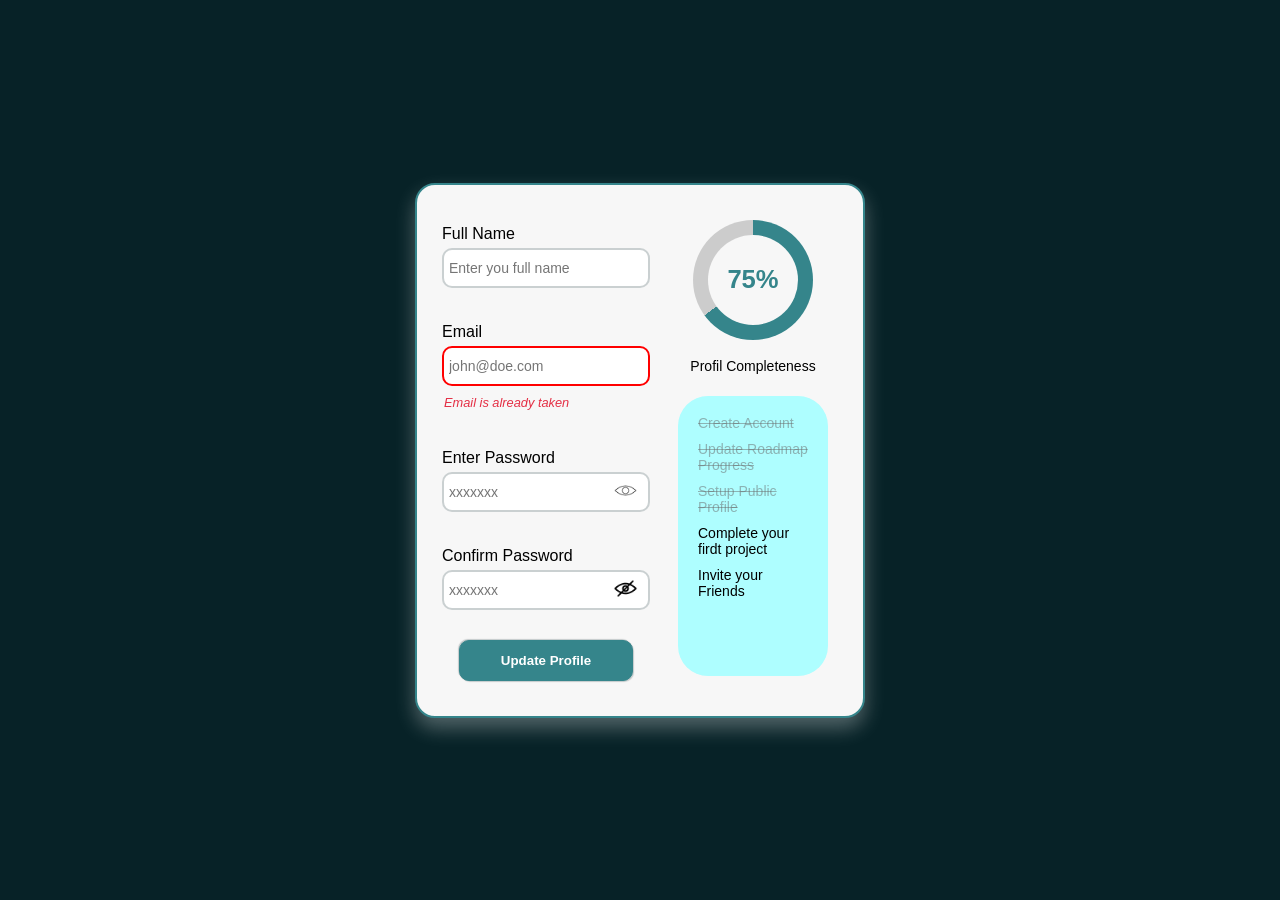
<file: Frontend/Accessible_Form_UI/index.html>
<!DOCTYPE html>
<html lang="en">
<head>
    <meta charset="UTF-8">
    <meta name="viewport" content="width=device-width, initial-scale=1.0">

    <!-- meta data for SEO -->
    <meta name="author" content="Yadesi">
    <meta name="keywords" content="HTML,CSS,LAYOUT,ACCESSIBLE FORM">
    <meta name="description" content="Create an accessible form UI using HTML and CSS">
    <!-- meta data for sharing -->
    <meta property="og:title" content="Accessible Form UI">
    <meta property="og:url" url="https://roadmap.sh/projects/accessible-form-ui">
    <!-- Style -->
    <link rel="stylesheet" href="style.css">
    <!-- Fonts -->
    <link rel="preconnect" href="https://fonts.googleapis.com">
    <link rel="preconnect" href="https://fonts.gstatic.com" crossorigin>
    <link href="https://fonts.googleapis.com/css2?family=Reddit+Mono:wght@200..900&family=Roboto+Flex:opsz,wght@8..144,100..1000&family=Roboto+Serif:ital,opsz,wght@0,8..144,100..900;1,8..144,100..900&display=swap" rel="stylesheet">

    <title>ACCESSIBLE FORM UI</title>
</head>
<body>
<div class="container">
    <div class="form">
        <form>
            <div class="form_group">
                <label for="user_fullname">Full Name</label>
                <input id="user_fullname" name="fullname" type="text" placeholder="Enter you full name" required aria-required="true">
            </div>
            <div class="form_group">
                <label for="user_email">Email</label>
                <input id="user_email" name="email" type="email" class="error" placeholder="john@doe.com" required>
                <p class="error_message">Email is already taken</p>
            </div>
            <div class="form_group">
                <label for="user_password">Enter Password</label>
                <input id="user_password" name="password" type="password" placeholder="xxxxxxx">
                <button type="button" class="eye visible"><img src="icons/oeil.png"></button>
            </div>
            <div class="form_group">
                <label for="user_c_password">Confirm Password</label>
                <input id="user_c_password" name="c_password" type="password" placeholder="xxxxxxx">
                <button type="button" class="eye hide"><img src="icons/cacher.png"></button>
            </div>
            <div class="form_button">
                <button type="submit" name="upadte_profile">Update Profile</button>
            </div>
        </form>
    </div>
    <div class="scalable">
        <div class="percent">
            <span>75%</span>
        </div>
        <p>Profil Completeness</p>
        <div class="card">
            <ul>
                <li class="barred">Create Account</li>
                <li class="barred">Update Roadmap Progress</li>
                <li class="barred">Setup Public Profile</li>
                <li>Complete your firdt project</li>
                <li>Invite your Friends</li>
            </ul>
        </div>
    </div>
</div>
</body>
</html>
</file>
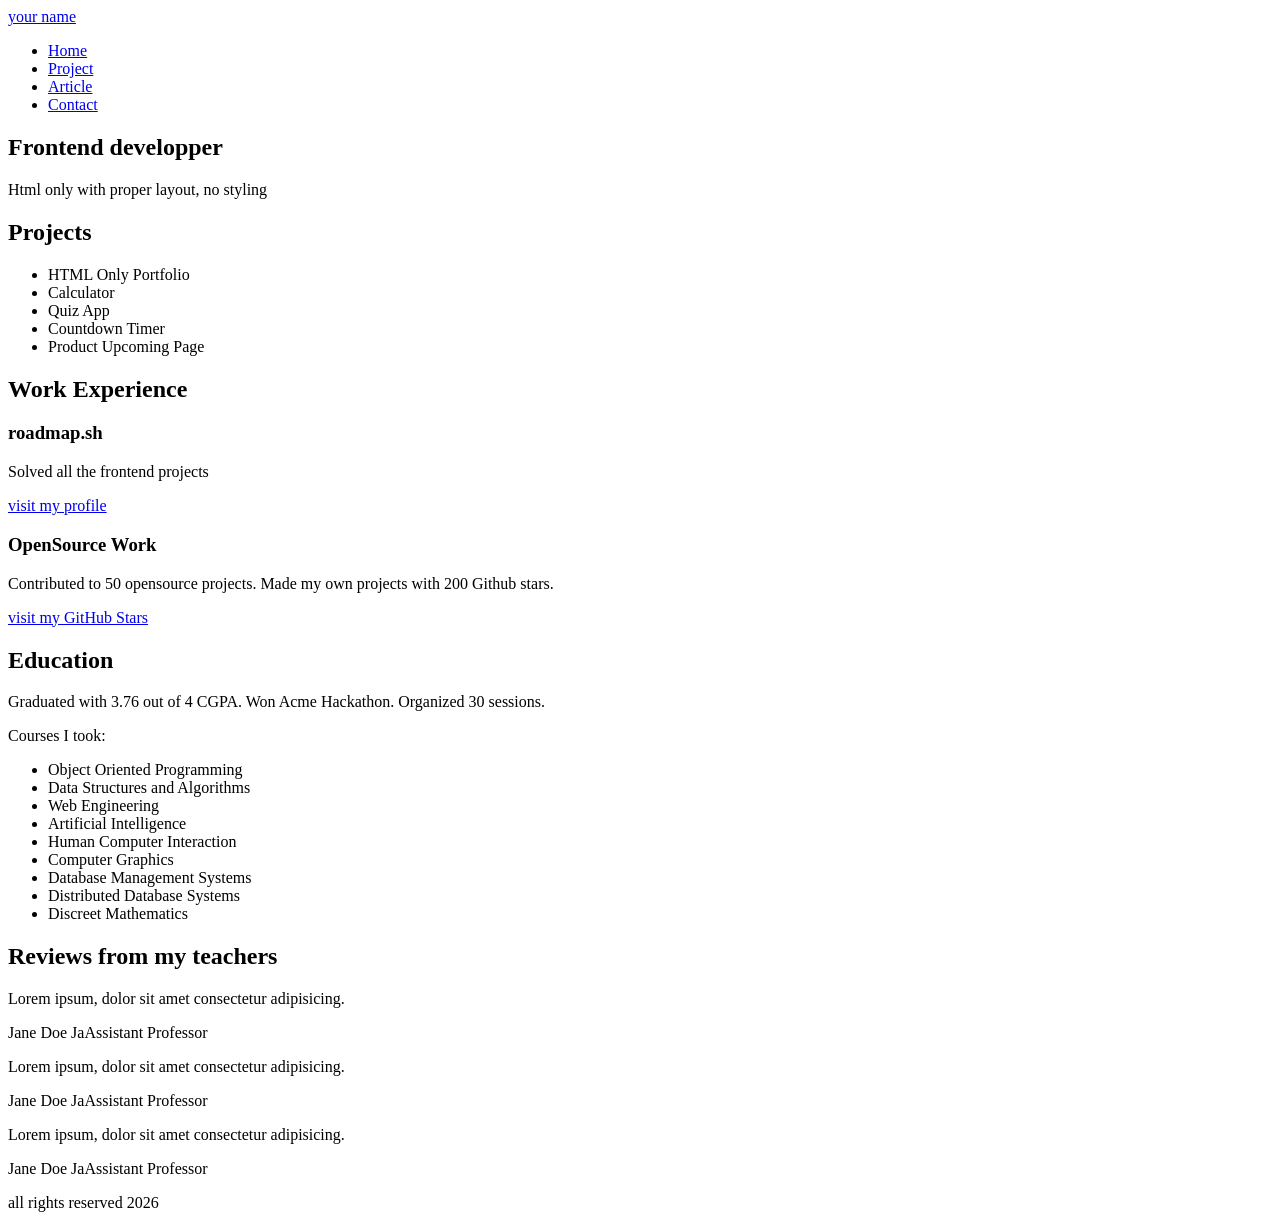
<file: Frontend/Basic_HTML_Website/index.html>
<!doctype html>
<html lang="en">
  <head>
    <meta charset="UTF-8" />
    <meta name="viewport" content="width=device-width, initial-scale=1.0" />
    <title>Home | Accueil</title>
    <!-- SEO tags -->
    <meta name="author" content="Yadesi" />
    <meta
      name="description"
      content="(EN) Creation of simple HTML only website with multiple pages. (FR) Création d'un site web simple en HTML uniquement, comportant plusieurs pages."
    />
    <meta name="keyword" content="HTML" />
    <!-- OG -->
    <meta
      property="og:title"
      content="Basics HTML Website | Notions de base sur les sites Web HTML"
    />
  </head>
  <body>
    <!--  -->
    <nav>
        <div class="container_nav">
            <a class="logo" href="#">
                <span class="logo-icon"></span>
                your name
            </a>
            <ul class="nav-links">
                <li><a href="#">Home</a></li>
                <li><a href="Project.html">Project</a></lilass=>
                <li><a href="Article.html">Article</a></lilass=>
                <li><a href="Contact.html">Contact</a></li=>
            </ul>
        </div>
    </nav>

    <!-- Hero -->
    <section class="hero">
        <h1>Frontend developper</h1>
        <p>Html only with proper layout, no styling</p>
    </section>
  
    <!--  -->
    <main>
      <section class="project">
        <h2>Projects</h2>
        <ul>
          <li>HTML Only Portfolio</li>
          <li>Calculator</li>
          <li>Quiz App</li>
          <li>Countdown Timer</li>
          <li>Product Upcoming Page</li>
        </ul>
      </section>

      <section class="experience">
        <h2>Work Experience</h2>
        <div class="block_exp">
          <h3>roadmap.sh</h3>
          <p>Solved all the frontend projects</p>
          <a href="#">visit my profile</a>
        </div>
        <div class="block_exp">
          <h3>OpenSource Work</h3>
          <p>
            Contributed to 50 opensource projects.
            Made my own projects with 200 Github stars.
          </p>
          <a href="#">visit my GitHub Stars</a>
        </div>
      </section>

      <section class="education">
        <h2>Education</h2>
        <p>Graduated with 3.76 out of 4 CGPA. Won Acme Hackathon. Organized 30 sessions.</p>
        <p>Courses I took:</p>        
        <ul>
            <li>Object Oriented Programming</li>
            <li>Data Structures and Algorithms</li>
            <li>Web Engineering</li>
            <li>Artificial Intelligence</li>
            <li>Human Computer Interaction</li>
            <li>Computer Graphics</li>
            <li>Database Management Systems</li>
            <li>Distributed Database Systems</li>
            <li>Discreet Mathematics</li>        
        </ul>
      </section>
    </main>
    <!--  -->
    <section class="review">
      <h2>Reviews from my teachers</h2>

      <div class="container_card">

        <div class="card">
          <p>Lorem ipsum, dolor sit amet consectetur adipisicing.</p>
          <p class="author">
            <span>Jane Doe</span>
            <span>JaAssistant Professor</span>
          </p>
        </div>

        <div class="card">
          <p>Lorem ipsum, dolor sit amet consectetur adipisicing.</p>
          <p class="author">
            <span>Jane Doe</span>
            <span>JaAssistant Professor</span>
          </p>
        </div>

        <div class="card">
          <p>Lorem ipsum, dolor sit amet consectetur adipisicing.</p>
          <p class="author">
            <span>Jane Doe</span>
            <span>JaAssistant Professor</span>
          </p>
        </div>

      </div>
    </section>
    <!--  -->
    <footer>
      <p>all rights reserved 2026</p>
    </footer>
  </body>
</html>
</file>
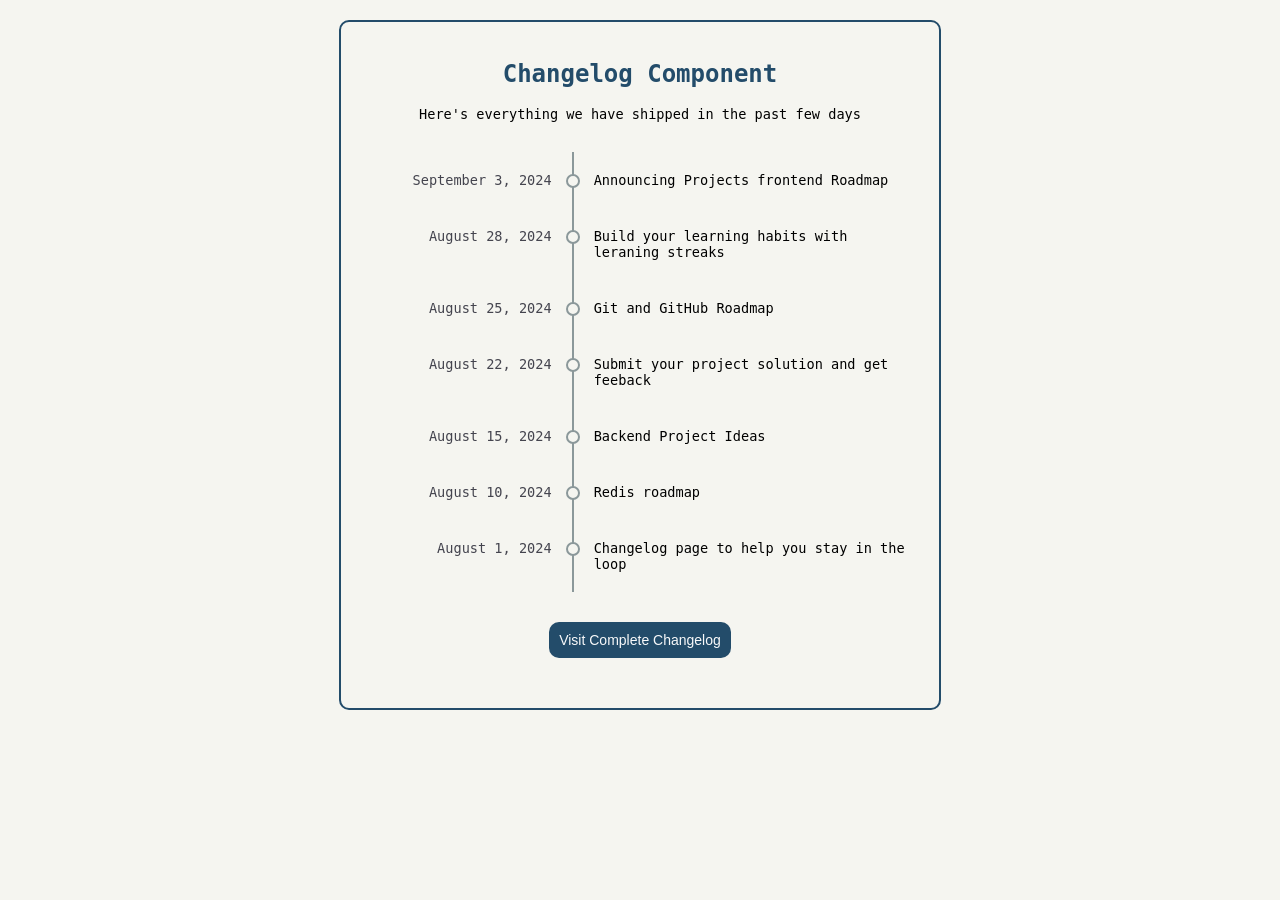
<file: Frontend/Changelog_Component/index.html>
<!doctype html>
<html lang="en">
  <head>
    <meta charset="UTF-8" />
    <meta name="viewport" content="width=device-width, initial-scale=1.0" />
    <title>Changelog Component</title>
    <!-- meta data for SEO -->
    <meta name="author" content="Yadesi" />
    <!-- Style -->
    <link rel="stylesheet" href="style.css" />
  </head>
  <body>
    <div id="component">
      <div class="title">
        <h3>Changelog Component</h3>
        <p>Here's everything we have shipped in the past few days</p>
      </div>
      <div class="log">
        <div class="act_history">
          <p class="marked_date">September 3, 2024</p>
          <p class="description">Announcing Projects frontend Roadmap</p>
        </div>
        <div class="act_history">
          <p class="marked_date">August 28, 2024</p>
          <p class="description">
            Build your learning habits with leraning streaks
          </p>
        </div>
        <div class="act_history">
          <p class="marked_date">August 25, 2024</p>
          <p class="description">Git and GitHub Roadmap</p>
        </div>
        <div class="act_history">
          <p class="marked_date">August 22, 2024</p>
          <p class="description">
            Submit your project solution and get feeback
          </p>
        </div>
        <div class="act_history">
          <p class="marked_date">August 15, 2024</p>
          <p class="description">Backend Project Ideas</p>
        </div>
        <div class="act_history">
          <p class="marked_date">August 10, 2024</p>
          <p class="description">Redis roadmap</p>
        </div>
        <div class="act_history">
          <p class="marked_date">August 1, 2024</p>
          <p class="description">Changelog page to help you stay in the loop</p>
        </div>
      </div>
      <div class="act_view">
        <button name="visit_more" type="button">
          Visit Complete Changelog
        </button>
      </div>
    </div>
  </body>
</html>
</file>
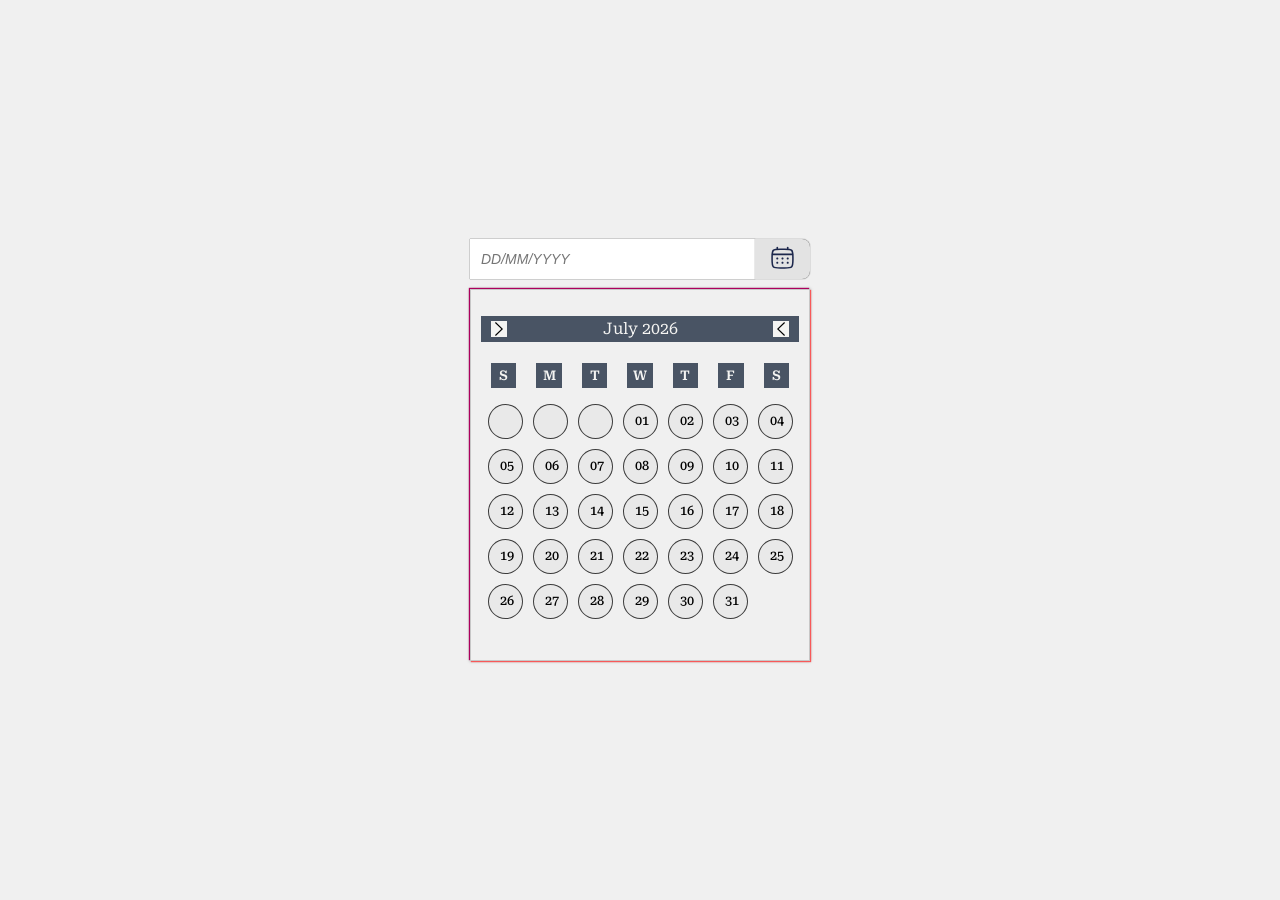
<file: Frontend/Datepicker_UI/index.html>
<!DOCTYPE html>
<html lang="en">
<head>
    <meta charset="UTF-8">
    <meta name="viewport" content="width=device-width, initial-scale=1.0">
    <!-- meta data for SEO -->
    <meta name="author" content="Yadesi">
    <meta name="keywords" content="HTML,CSS,LAYOUT">
    <meta name="description" content="Learn how to position and layout in CSS">
    <!-- meta data for sharing -->
    <meta property="og:title" content="Datapicker UI">
    <meta property="og:url" url="https://roadmap.sh/projects/datepicker-ui">
    <!-- Style -->
    <link rel="stylesheet" href="style.css">
    <!-- Fonts -->
    <link rel="preconnect" href="https://fonts.googleapis.com">
    <link rel="preconnect" href="https://fonts.gstatic.com" crossorigin>
    <link href="https://fonts.googleapis.com/css2?family=Reddit+Mono:wght@200..900&family=Roboto+Flex:opsz,wght@8..144,100..1000&family=Roboto+Serif:ital,opsz,wght@0,8..144,100..900;1,8..144,100..900&display=swap" rel="stylesheet">
    <title>Datapicker UI</title>

</head>
<body>
<main>
    <div id="datepicker">
        <section id="picker_header">
            <input id="entry" name="select_dte" type="text" placeholder="dd/mm/yyyy">
            <button type="button"><img class="dateIcon" src="./icons/calendar.svg" alt="calendar"></button>
        </section>
        <section id="picker_body">
            <div>
                <p>
                    <img class="IconArrow_left" src="./icons/right-arrow.svg" alt="right-arrow"/>
                    July 2026
                    <img class="IconArrow_right" src="./icons/left-arrow.svg" alt="left-arrow"/>
                </p>
                <ul class="picker_days">
                    <li>S</li>
                    <li>M</li>
                    <li>T</li>
                    <li>W</li>
                    <li>T</li>
                    <li>F</li>
                    <li>S</li>
                </ul>
            </div>
            <div class="view_date">
                <ul class="view_date_ordered">
                    <li class="day"></li>
                    <li class="day"></li>
                    <li class="day"></li>
                    <li class="day">01</li>
                    <li class="day">02</li>
                    <li class="day">03</li>
                    <li class="day">04</li>
                    <li class="day">05</li>
                    <li class="day">06</li>
                    <li class="day">07</li>
                    <li class="day">08</li>
                    <li class="day">09</li>
                    <li class="day">10</li>
                    <li class="day">11</li>
                    <li class="day">12</li>
                    <li class="day">13</li>
                    <li class="day">14</li>
                    <li class="day">15</li>
                    <li class="day">16</li>
                    <li class="day">17</li>
                    <li class="day">18</li>
                    <li class="day">19</li>
                    <li class="day">20</li>
                    <li class="day">21</li>
                    <li class="day">22</li>
                    <li class="day">23</li>
                    <li class="day">24</li>
                    <li class="day">25</li>
                    <li class="day">26</li>
                    <li class="day">27</li>
                    <li class="day">28</li>
                    <li class="day">29</li>
                    <li class="day">30</li>
                    <li class="day">31</li>
                </ul>
            </div>
        </section>
    </div>
</main>
</body>
</html>
</file>
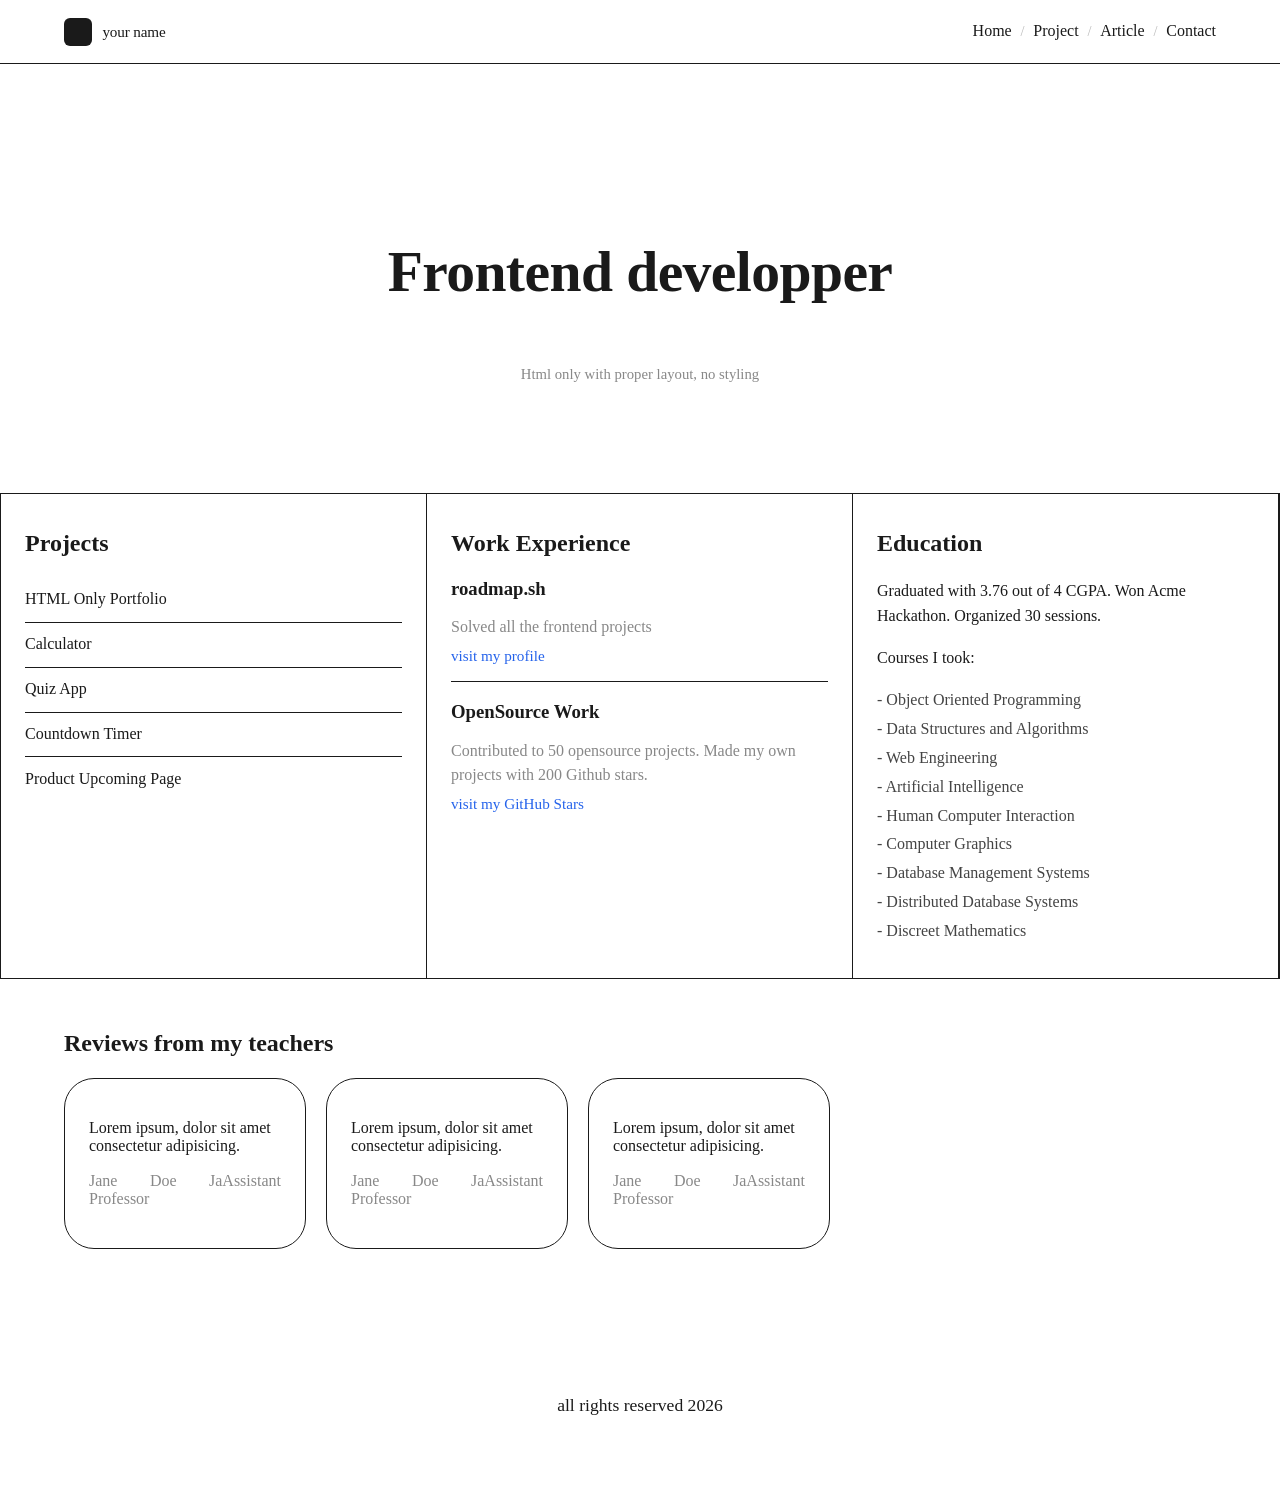
<file: Frontend/Personal_Portfolio/index.html>
<!doctype html>
<html lang="en">
  <head>
    <meta charset="UTF-8" />
    <meta name="viewport" content="width=device-width, initial-scale=1.0" />
    <title>Home | Accueil</title>
    <!-- SEO tags -->
    <meta name="author" content="Yadesi" />
    <meta
      name="description"
      content="(EN) Creation of simple HTML only website with multiple pages. (FR) Création d'un site web simple en HTML uniquement, comportant plusieurs pages."
    />
    <meta name="keyword" content="HTML" />
    <!-- OG -->
    <meta
      property="og:title"
      content="Basics HTML Website | Notions de base sur les sites Web HTML"
    />
    <!--Links -->
    <link rel="stylesheet" href="style.css">

  </head>
  <body>
    <!--  -->
    <nav>
        <div class="container_nav">
            <a class="logo" href="#">
                <span class="logo-icon"></span>
                your name
            </a>
            <ul class="nav-links">
                <li><a href="#">Home</a></li>
                <li><a href="Project.html">Project</a></lilass=>
                <li><a href="Article.html">Article</a></lilass=>
                <li><a href="Contact.html">Contact</a></li=>
            </ul>
        </div>
    </nav>

    <!-- Hero -->
    <section class="hero">
        <h1>Frontend developper</h1>
        <p>Html only with proper layout, no styling</p>
    </section>
  
    <!--  -->
    <main>
      <section class="project">
        <h2>Projects</h2>
        <ul>
          <li>HTML Only Portfolio</li>
          <li>Calculator</li>
          <li>Quiz App</li>
          <li>Countdown Timer</li>
          <li>Product Upcoming Page</li>
        </ul>
      </section>

      <section class="experience">
        <h2>Work Experience</h2>
        <div class="block_exp">
          <h3>roadmap.sh</h3>
          <p>Solved all the frontend projects</p>
          <a href="#">visit my profile</a>
        </div>
        <div class="block_exp">
          <h3>OpenSource Work</h3>
          <p>
            Contributed to 50 opensource projects.
            Made my own projects with 200 Github stars.
          </p>
          <a href="#">visit my GitHub Stars</a>
        </div>
      </section>

      <section class="education">
        <h2>Education</h2>
        <p>Graduated with 3.76 out of 4 CGPA. Won Acme Hackathon. Organized 30 sessions.</p>
        <p>Courses I took:</p>        
        <ul>
            <li>Object Oriented Programming</li>
            <li>Data Structures and Algorithms</li>
            <li>Web Engineering</li>
            <li>Artificial Intelligence</li>
            <li>Human Computer Interaction</li>
            <li>Computer Graphics</li>
            <li>Database Management Systems</li>
            <li>Distributed Database Systems</li>
            <li>Discreet Mathematics</li>        
        </ul>
      </section>
    </main>
    <!--  -->
    <section class="review">
      <h2>Reviews from my teachers</h2>

      <div class="container_card">

        <div class="card">
          <p>Lorem ipsum, dolor sit amet consectetur adipisicing.</p>
          <p class="author">
            <span>Jane Doe</span>
            <span>JaAssistant Professor</span>
          </p>
        </div>

        <div class="card">
          <p>Lorem ipsum, dolor sit amet consectetur adipisicing.</p>
          <p class="author">
            <span>Jane Doe</span>
            <span>JaAssistant Professor</span>
          </p>
        </div>

        <div class="card">
          <p>Lorem ipsum, dolor sit amet consectetur adipisicing.</p>
          <p class="author">
            <span>Jane Doe</span>
            <span>JaAssistant Professor</span>
          </p>
        </div>

      </div>
    </section>
    <!--  -->
    <footer>
      <p>all rights reserved 2026</p>
    </footer>
  </body>
</html>
</file>
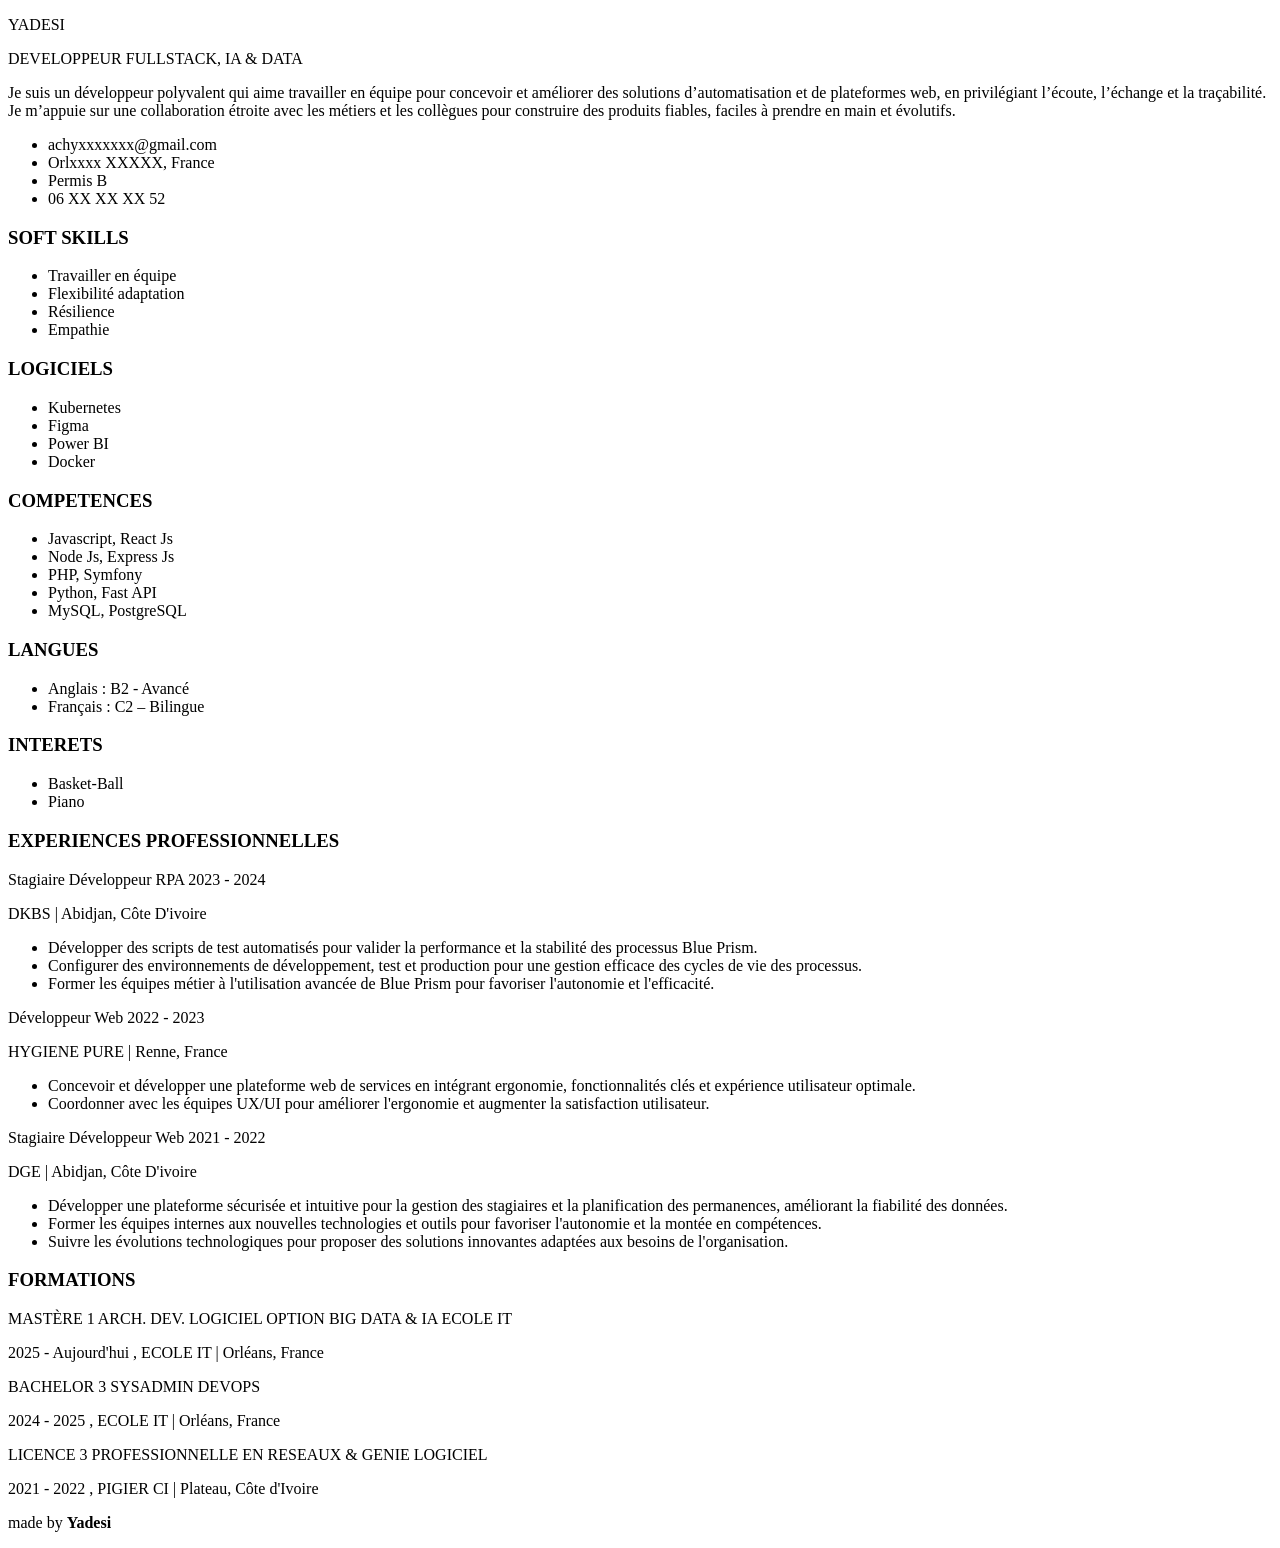
<file: Frontend/Single-Page-Cv/index.html>
<!doctype html>
<html lang="en">
  <head>
    <meta charset="UTF-8" />
    <meta name="viewport" content="width=device-width, initial-scale=1.0" />
    <!-- meta data for SEO -->
    <meta name="author" content="Yadesi" />
    <meta name="keywords" content="HTML" />
    <meta
      name="description"
      content="Learn how to structured a web page | Apprenez à structurer une page web"
    />
    <!-- meta data for sharing -->
    <meta property="og:title" content="" />
    <meta
      property="og:url"
      url="https://github.com/Yadesi/Roadmap/Frontend/Single-Page-Cv"
    />
    <!-- CDN Link Favicon -->
    <link rel="icon" type="image/x-icon" href="./cv.png">

    <title>Single Page CV | CV d'une seule page</title>
    
    <!-- Style page -->
    <!-- <link rel="stylesheet" href="style.css" /> -->
    <!-- <link
      rel="stylesheet"
      href="https://cdnjs.cloudflare.com/ajax/libs/font-awesome/7.0.1/css/all.min.css"
    /> -->
  </head>
  <body>
    <div class="container-page">
      <main>
        <section class="header">
          <div class="container_identity">
            <i class="fa-solid fa-user fa-10x card"></i>
            <div class="identity_profil">
              <p class="author">YADESI</p>
              <p class="profil">DEVELOPPEUR FULLSTACK, IA & DATA</p>
              <p class="hanging">
                Je suis un développeur polyvalent qui aime travailler en équipe
                pour concevoir et améliorer des solutions d’automatisation et de
                plateformes web, en privilégiant l’écoute, l’échange et la
                traçabilité. Je m’appuie sur une collaboration étroite avec les
                métiers et les collègues pour construire des produits fiables,
                faciles à prendre en main et évolutifs.
              </p>
            </div>
          </div>
          <div class="author-infos">
            <ul class="list-info">
              <li class="item-info">
                <a class="">
                  <i class="fa-solid fa-envelope"></i>
                  achyxxxxxxx@gmail.com
                </a>
              </li>
              <li class="item-info">
                <a class="">
                  <i class="fa-solid fa-location-dot"></i>
                  Orlxxxx XXXXX, France
                </a>
              </li>
              <li class="item-info">
                <a class="">
                  <i class="fa-solid fa-address-card"></i>
                  Permis B
                </a>
              </li>
              <li class="item-info">
                <a class="">
                  <i class="fa-solid fa-phone"></i>
                  06 XX XX XX 52
                </a>
              </li>
            </ul>
          </div>
        </section>
        <section id="body">
          <aside id="others-skills">
            <div class="firts-skill">
              <h3 class="Title">SOFT SKILLS</h3>
              <ul class="list-first-skill">
                <li class="item-first-skill">Travailler en équipe</li>
                <li class="item-first-skill">Flexibilité adaptation</li>
                <li class="item-first-skill">Résilience</li>
                <li class="item-first-skill">Empathie</li>
              </ul>
            </div>
            <div class="second-skill">
              <h3 class="Title">LOGICIELS</h3>
              <ul class="list-first-skill">
                <li class="item-first-skill">Kubernetes</li>
                <li class="item-first-skill">Figma</li>
                <li class="item-first-skill">Power BI</li>
                <li class="item-first-skill">Docker</li>
              </ul>
            </div>
            <div class="third-skill">
              <h3 class="Title">COMPETENCES</h3>
              <ul class="list-first-skill">
                <li class="item-first-skill">Javascript, React Js</li>
                <li class="item-first-skill">Node Js, Express Js</li>
                <li class="item-first-skill">PHP, Symfony</li>
                <li class="item-first-skill">Python, Fast API</li>
                <li class="item-first-skill">MySQL, PostgreSQL</li>
              </ul>
            </div>
            <div class="fourth-skill">
              <h3 class="Title">LANGUES</h3>
              <ul class="list-first-skill">
                <li class="item-first-skill">Anglais : B2 - Avancé</li>
                <li class="item-first-skill">Français : C2 – Bilingue</li>
              </ul>
            </div>
            <div class="fifth-skill">
              <h3 class="Title">INTERETS</h3>
              <ul class="list-first-skill">
                <li class="item-first-skill">Basket-Ball</li>
                <li class="item-first-skill">Piano</li>
              </ul>
            </div>
          </aside>
          <aside id="experiences">
            <div class="professional">
              <h3 class="Title exp">EXPERIENCES PROFESSIONNELLES</h3>
              <div class="item_professional">
                <p class="job_title">
                  Stagiaire Développeur RPA
                  <span class="date">2023 - 2024 </span>
                </p>
                <p class="resize">
                  <span class="farm">DKBS </span> | Abidjan, Côte D'ivoire
                </p>
                <ul class="list_tasks">
                  <li class="task">
                    Développer des scripts de test automatisés pour valider la
                    performance et la stabilité des processus Blue Prism.
                  </li>
                  <li class="task">
                    Configurer des environnements de développement, test et
                    production pour une gestion efficace des cycles de vie des
                    processus.
                  </li>
                  <li class="task">
                    Former les équipes métier à l'utilisation avancée de Blue
                    Prism pour favoriser l'autonomie et l'efficacité.
                  </li>
                </ul>
              </div>
              <div class="item_professional">
                <p class="job_title">
                  Développeur Web <span class="date">2022 - 2023 </span>
                </p>
                <p class="resize">
                  <span class="farm">HYGIENE PURE</span> | Renne, France
                </p>
                <ul class="list_tasks">
                  <li class="task">
                    Concevoir et développer une plateforme web de services en
                    intégrant ergonomie, fonctionnalités clés et expérience
                    utilisateur optimale.
                  </li>
                  <li class="task">
                    Coordonner avec les équipes UX/UI pour améliorer l'ergonomie
                    et augmenter la satisfaction utilisateur.
                  </li>
                </ul>
              </div>
              <div class="item_professional">
                <p class="job_title">
                  Stagiaire Développeur Web
                  <span class="date">2021 - 2022 </span>
                </p>
                <p class="resize">
                  <span class="farm">DGE </span> | Abidjan, Côte D'ivoire
                </p>
                <ul class="list_tasks">
                  <li class="task">
                    Développer une plateforme sécurisée et intuitive pour la
                    gestion des stagiaires et la planification des permanences,
                    améliorant la fiabilité des données.
                  </li>
                  <li class="task">
                    Former les équipes internes aux nouvelles technologies et
                    outils pour favoriser l'autonomie et la montée en
                    compétences.
                  </li>
                  <li class="task">
                    Suivre les évolutions technologiques pour proposer des
                    solutions innovantes adaptées aux besoins de l'organisation.
                  </li>
                </ul>
              </div>
            </div>
            <div class="formations">
              <h3 class="Title exp">FORMATIONS</h3>
              <div class="item_professional">
                <p class="graduade_title">
                  MASTÈRE 1 ARCH. DEV. LOGICIEL OPTION BIG DATA & IA ECOLE IT
                </p>
                <p class="resize">
                  <span class="date_school">2025 - Aujourd'hui </span> ,<span
                    class="farm"
                  >
                    ECOLE IT</span
                  >
                  | Orléans, France
                </p>
              </div>
              <div class="item_professional">
                <p class="graduade_title">BACHELOR 3 SYSADMIN DEVOPS</p>
                <p class="resize">
                  <span class="date_school">2024 - 2025 </span> ,<span
                    class="farm"
                  >
                    ECOLE IT</span
                  >
                  | Orléans, France
                </p>
              </div>
              <div class="item_professional">
                <p class="graduade_title">
                  LICENCE 3 PROFESSIONNELLE EN RESEAUX & GENIE LOGICIEL
                </p>
                <p class="resize">
                  <span class="date_school">2021 - 2022 </span> ,<span
                    class="farm"
                  >
                    PIGIER CI</span
                  >
                  | Plateau, Côte d'Ivoire
                </p>
              </div>
            </div>
          </aside>
        </section>
        <p class="footer">made by <b>Yadesi</b></p>
      </main>
    </div>
  </body>
</html>
</file>
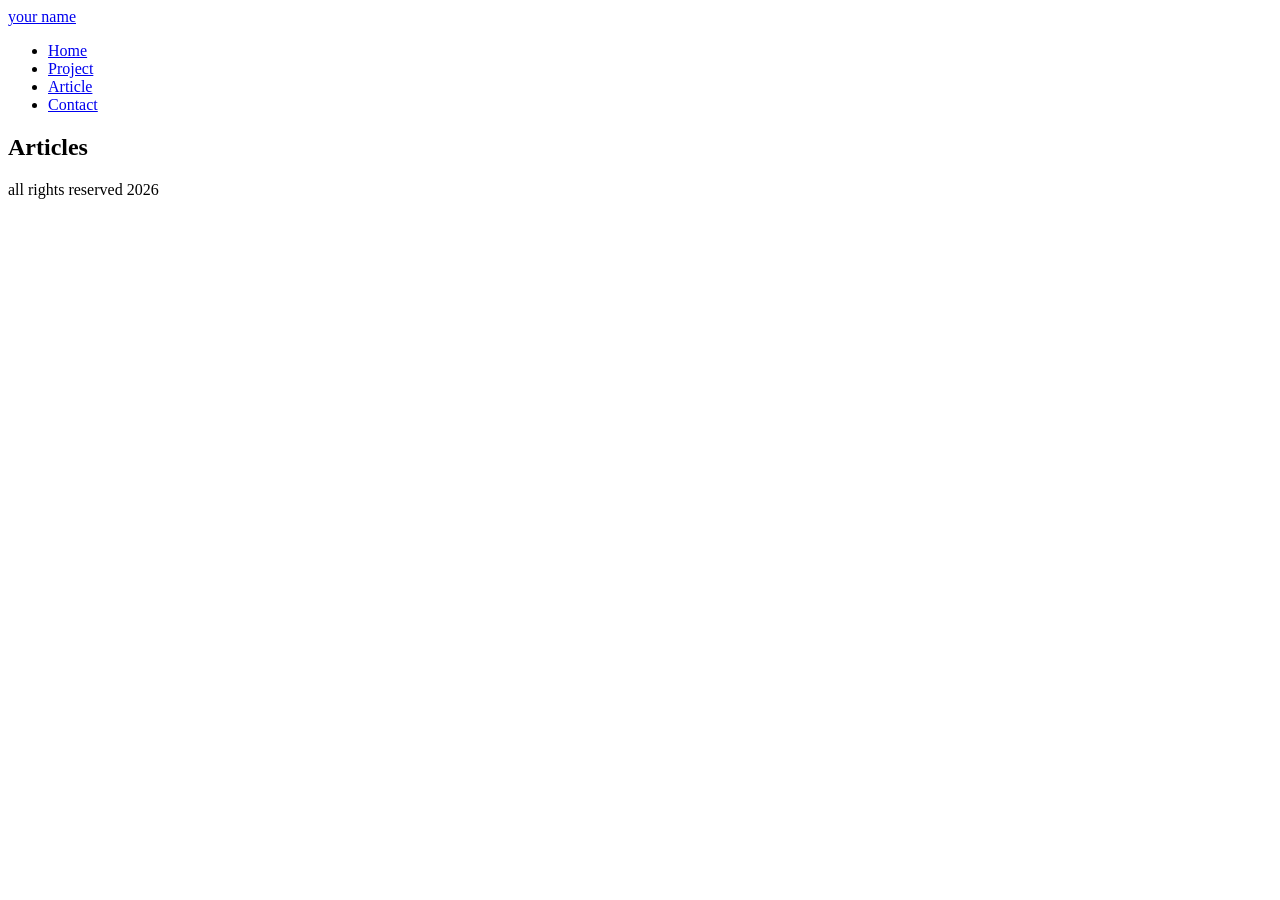
<file: Frontend/Basic_HTML_Website/Article.html>
<!DOCTYPE html>
<html lang="en">
<head>
    <meta charset="UTF-8">
    <meta name="viewport" content="width=device-width, initial-scale=1.0">
    <title>Article</title>
    <!-- SEO tags -->
    <meta name="author" content="Yadesi">
    <meta name="description" content="(EN) Creation of simple HTML only website with multiple pages. (FR) Création d'un site web simple en HTML uniquement, comportant plusieurs pages.">
    <meta name="keyword" content="HTML">
    <!-- OG -->
    <meta property="og:title" content="Basics HTML Website | Notions de base sur les sites Web HTML">
</head>
<body>

    <!--  -->
    <nav>
      <div class="container_nav">
          <a class="logo" href="#">
              <span class="logo-icon"></span>
              your name
          </a>
          <ul class="nav-links">
              <li><a href="index.html">Home</a></li>
              <li><a href="Project.html">Project</a></lilass=>
              <li><a href="#">Article</a></lilass=>
              <li><a href="Contact.html">Contact</a></li=>
          </ul>
      </div>
    </nav>

    <!-- Hero -->
    <section class="hero_project">
        <h1>Articles</h1>
    </section>

    <!--  -->
    <main></main>

    <!--  -->
    <footer>
        <p>all rights reserved 2026</p>
    </footer>
</body>
</html>
</file>
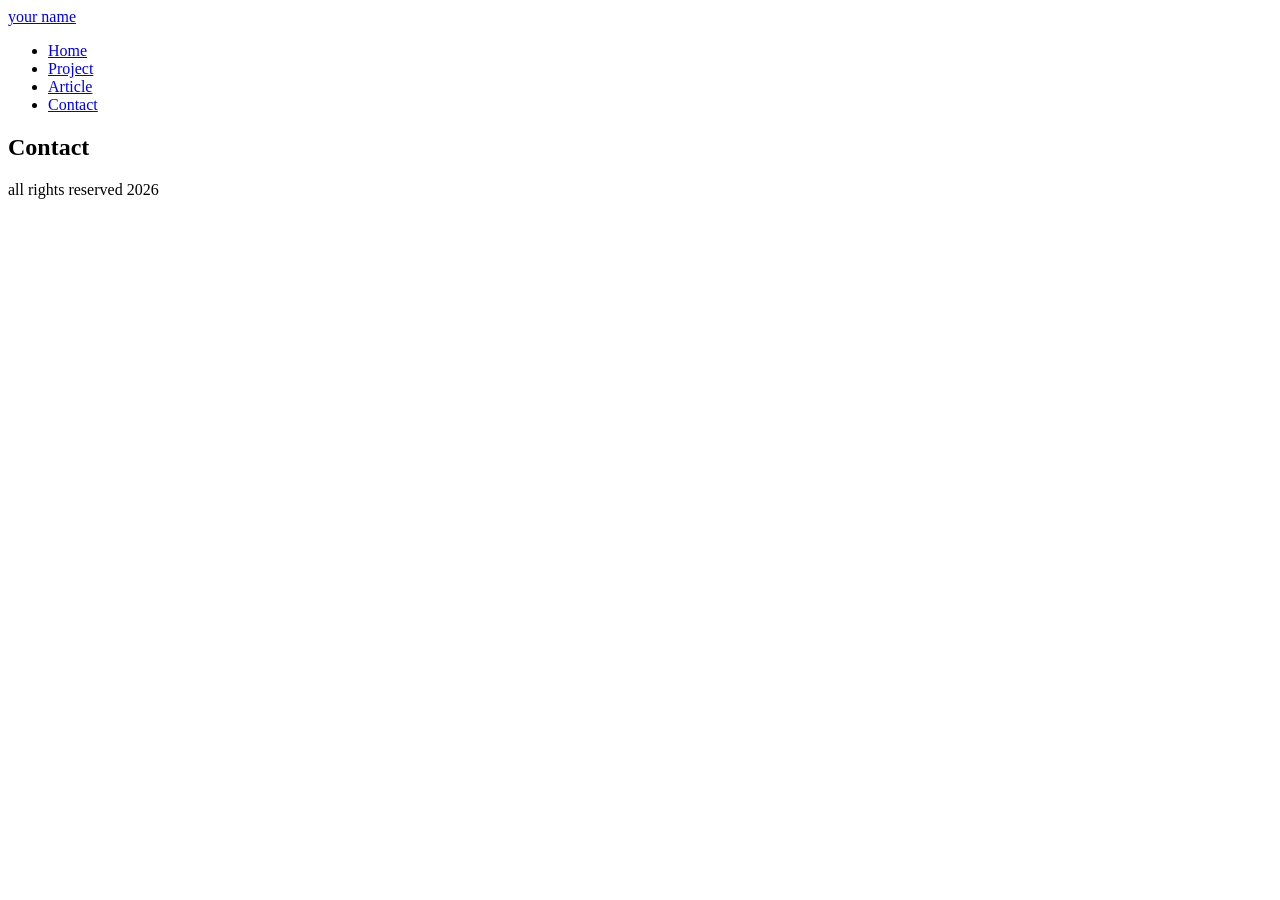
<file: Frontend/Basic_HTML_Website/Contact.html>
<!doctype html>
<html lang="en">
  <head>
    <meta charset="UTF-8" />
    <meta name="viewport" content="width=device-width, initial-scale=1.0" />
    <title>Contact</title>
    <!-- SEO tags -->
    <meta name="author" content="Yadesi" />
    <meta
      name="description"
      content="(EN) Creation of simple HTML only website with multiple pages. (FR) Création d'un site web simple en HTML uniquement, comportant plusieurs pages."
    />
    <meta name="keyword" content="HTML" />
    <!-- OG -->
    <meta
      property="og:title"
      content="Basics HTML Website | Notions de base sur les sites Web HTML"
    />
  </head>
  <body>
    <!---->
    <nav>
      <div class="container_nav">
          <a class="logo" href="#">
              <span class="logo-icon"></span>
              your name
          </a>
          <ul class="nav-links">
              <li><a href="index.html">Home</a></li>
              <li><a href="Project.html">Project</a></lilass=>
              <li><a href="Article.html">Article</a></lilass=>
              <li><a href="#">Contact</a></li=>
          </ul>
      </div>
    </nav>

    <!-- Hero -->
    <section class="hero_project">
        <h1>Contact</h1>
    </section>

    <!--  -->
    <main></main>

    <!--  -->
    <footer>
      <p>all rights reserved 2026</p>
    </footer>
  </body>
</html>
</file>
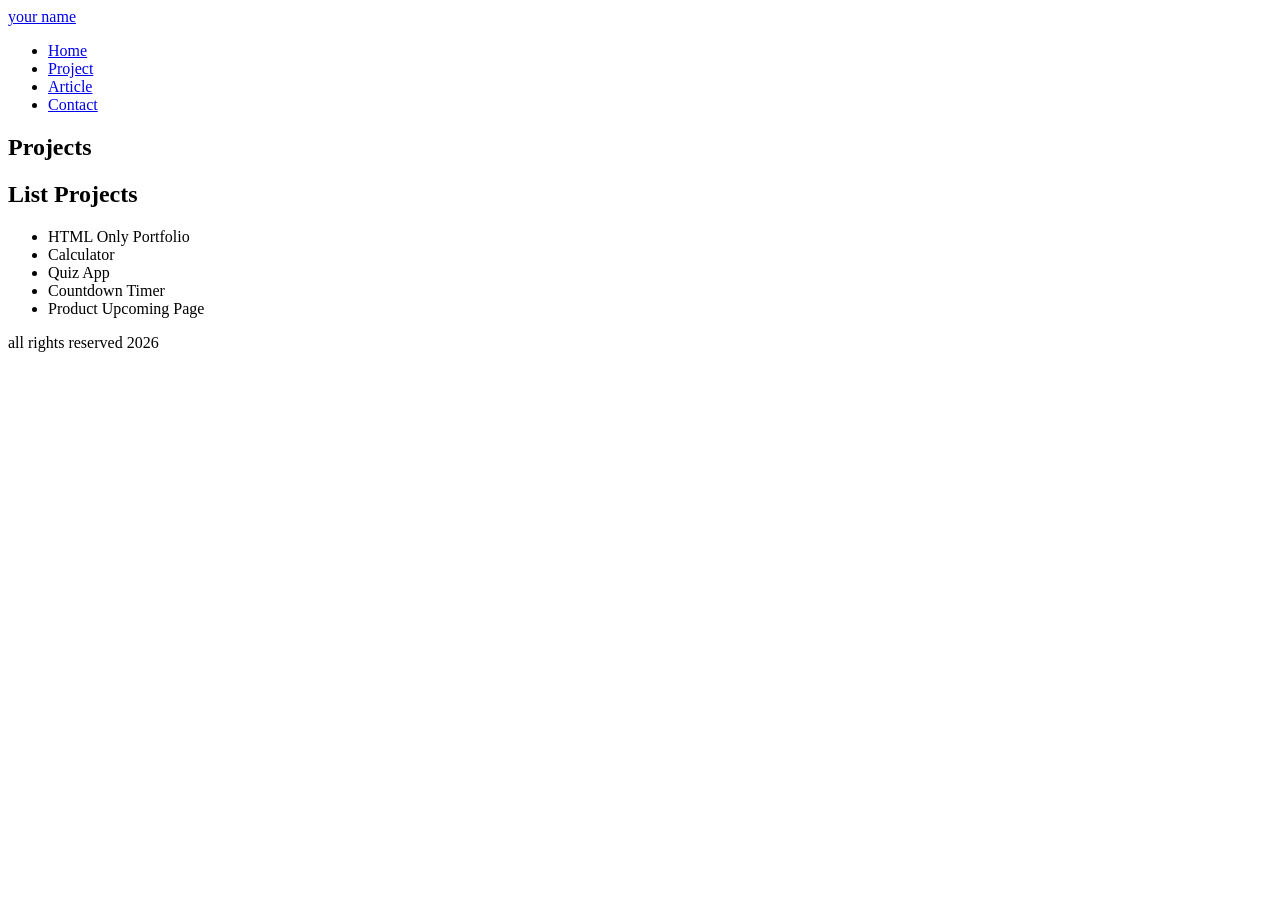
<file: Frontend/Basic_HTML_Website/Project.html>
<!doctype html>
<html lang="en">
  <head>
    <meta charset="UTF-8" />
    <meta name="viewport" content="width=device-width, initial-scale=1.0" />
    <title>Projects</title>
    <!-- SEO tags -->
    <meta name="author" content="Yadesi" />
    <meta
      name="description"
      content="(EN) Creation of simple HTML only website with multiple pages. (FR) Création d'un site web simple en HTML uniquement, comportant plusieurs pages."
    />
    <meta name="keyword" content="HTML" />
    <!-- OG -->
    <meta
      property="og:title"
      content="Basics HTML Website | Notions de base sur les sites Web HTML"
    />
  </head>
  <body>
    <!--  -->
    <nav>
      <div class="container_nav">
          <a class="logo" href="#">
              <span class="logo-icon"></span>
              your name
          </a>
          <ul class="nav-links">
              <li><a href="index.html">Home</a></li>
              <li><a href="#">Project</a></lilass=>
              <li><a href="Article.html">Article</a></lilass=>
              <li><a href="Contact.html">Contact</a></li=>
          </ul>
      </div>
    </nav>
    <!-- Hero -->
    <section class="hero_project">
        <h1>Projects</h1>
    </section>
    <main>
      <section class="project">
        <h2>List Projects</h2>
        <ul>
          <li>HTML Only Portfolio</li>
          <li>Calculator</li>
          <li>Quiz App</li>
          <li>Countdown Timer</li>
          <li>Product Upcoming Page</li>
        </ul>
      </section>
    </main>
    <!--  -->
    <footer>
      <p>all rights reserved 2026</p>
    </footer>
  </body>
</html>
</file>
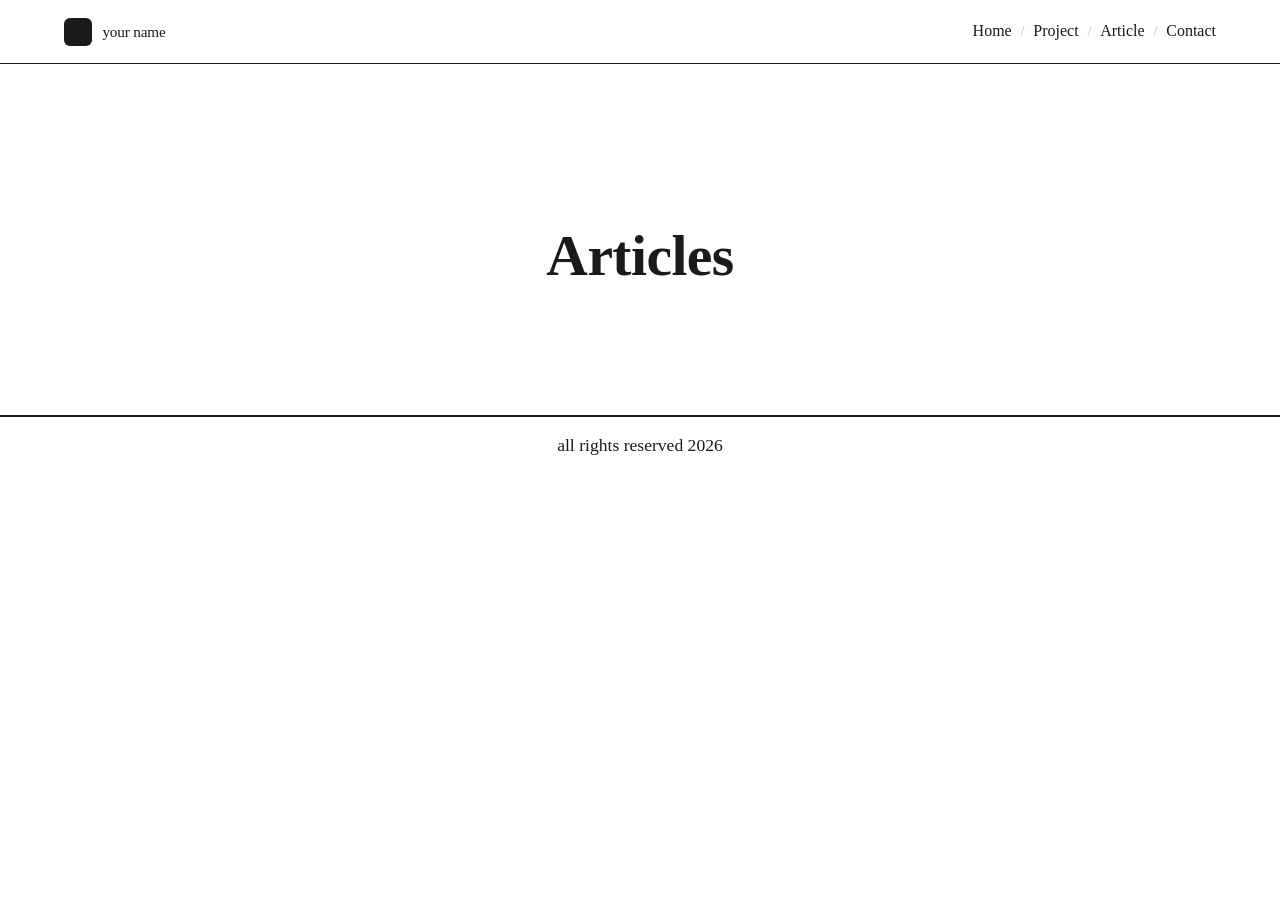
<file: Frontend/Personal_Portfolio/Article.html>
<!DOCTYPE html>
<html lang="en">
<head>
    <meta charset="UTF-8">
    <meta name="viewport" content="width=device-width, initial-scale=1.0">
    <title>Article</title>
    <!-- SEO tags -->
    <meta name="author" content="Yadesi">
    <meta name="description" content="(EN) Creation of simple HTML only website with multiple pages. (FR) Création d'un site web simple en HTML uniquement, comportant plusieurs pages.">
    <meta name="keyword" content="HTML">
    <!-- OG -->
    <meta property="og:title" content="Basics HTML Website | Notions de base sur les sites Web HTML">
    <!--Links -->
    <link rel="stylesheet" href="style.css">

</head>
<body>

    <!--  -->
    <nav>
      <div class="container_nav">
          <a class="logo" href="#">
              <span class="logo-icon"></span>
              your name
          </a>
          <ul class="nav-links">
              <li><a href="index.html">Home</a></li>
              <li><a href="Project.html">Project</a></lilass=>
              <li><a href="#">Article</a></lilass=>
              <li><a href="Contact.html">Contact</a></li=>
          </ul>
      </div>
    </nav>

    <!-- Hero -->
    <section class="hero_project">
        <h1>Articles</h1>
    </section>

    <!--  -->
    <main></main>

    <!--  -->
    <footer>
        <p>all rights reserved 2026</p>
    </footer>
</body>
</html>
</file>
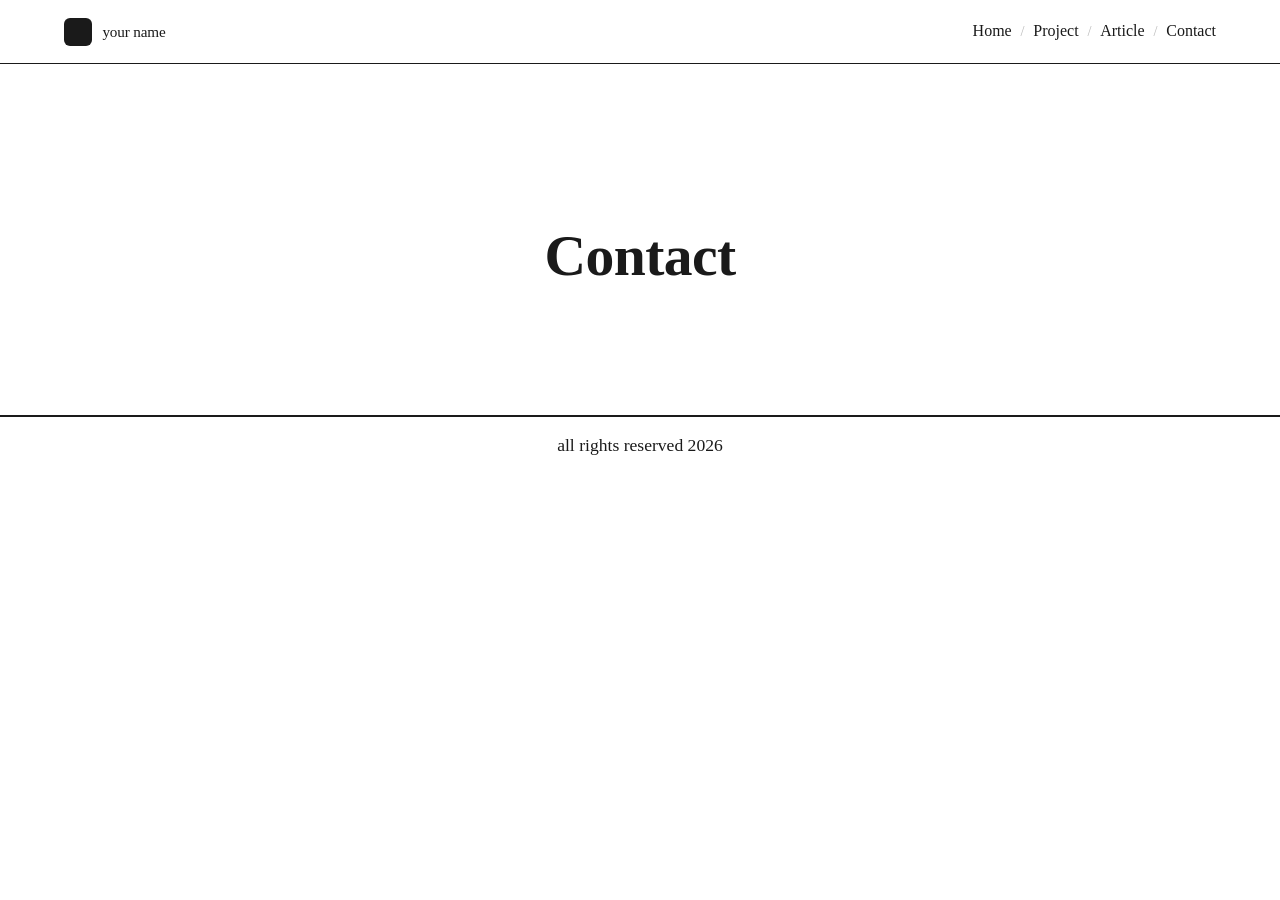
<file: Frontend/Personal_Portfolio/Contact.html>
<!doctype html>
<html lang="en">
  <head>
    <meta charset="UTF-8" />
    <meta name="viewport" content="width=device-width, initial-scale=1.0" />
    <title>Contact</title>
    <!-- SEO tags -->
    <meta name="author" content="Yadesi" />
    <meta
      name="description"
      content="(EN) Creation of simple HTML only website with multiple pages. (FR) Création d'un site web simple en HTML uniquement, comportant plusieurs pages."
    />
    <meta name="keyword" content="HTML" />
    <!-- OG -->
    <meta
      property="og:title"
      content="Basics HTML Website | Notions de base sur les sites Web HTML"
    />
    <!--Links -->
    <link rel="stylesheet" href="style.css">

  </head>
  <body>
    <!---->
    <nav>
      <div class="container_nav">
          <a class="logo" href="#">
              <span class="logo-icon"></span>
              your name
          </a>
          <ul class="nav-links">
              <li><a href="index.html">Home</a></li>
              <li><a href="Project.html">Project</a></lilass=>
              <li><a href="Article.html">Article</a></lilass=>
              <li><a href="#">Contact</a></li=>
          </ul>
      </div>
    </nav>

    <!-- Hero -->
    <section class="hero_project">
        <h1>Contact</h1>
    </section>

    <!--  -->
    <main></main>

    <!--  -->
    <footer>
      <p>all rights reserved 2026</p>
    </footer>
  </body>
</html>
</file>
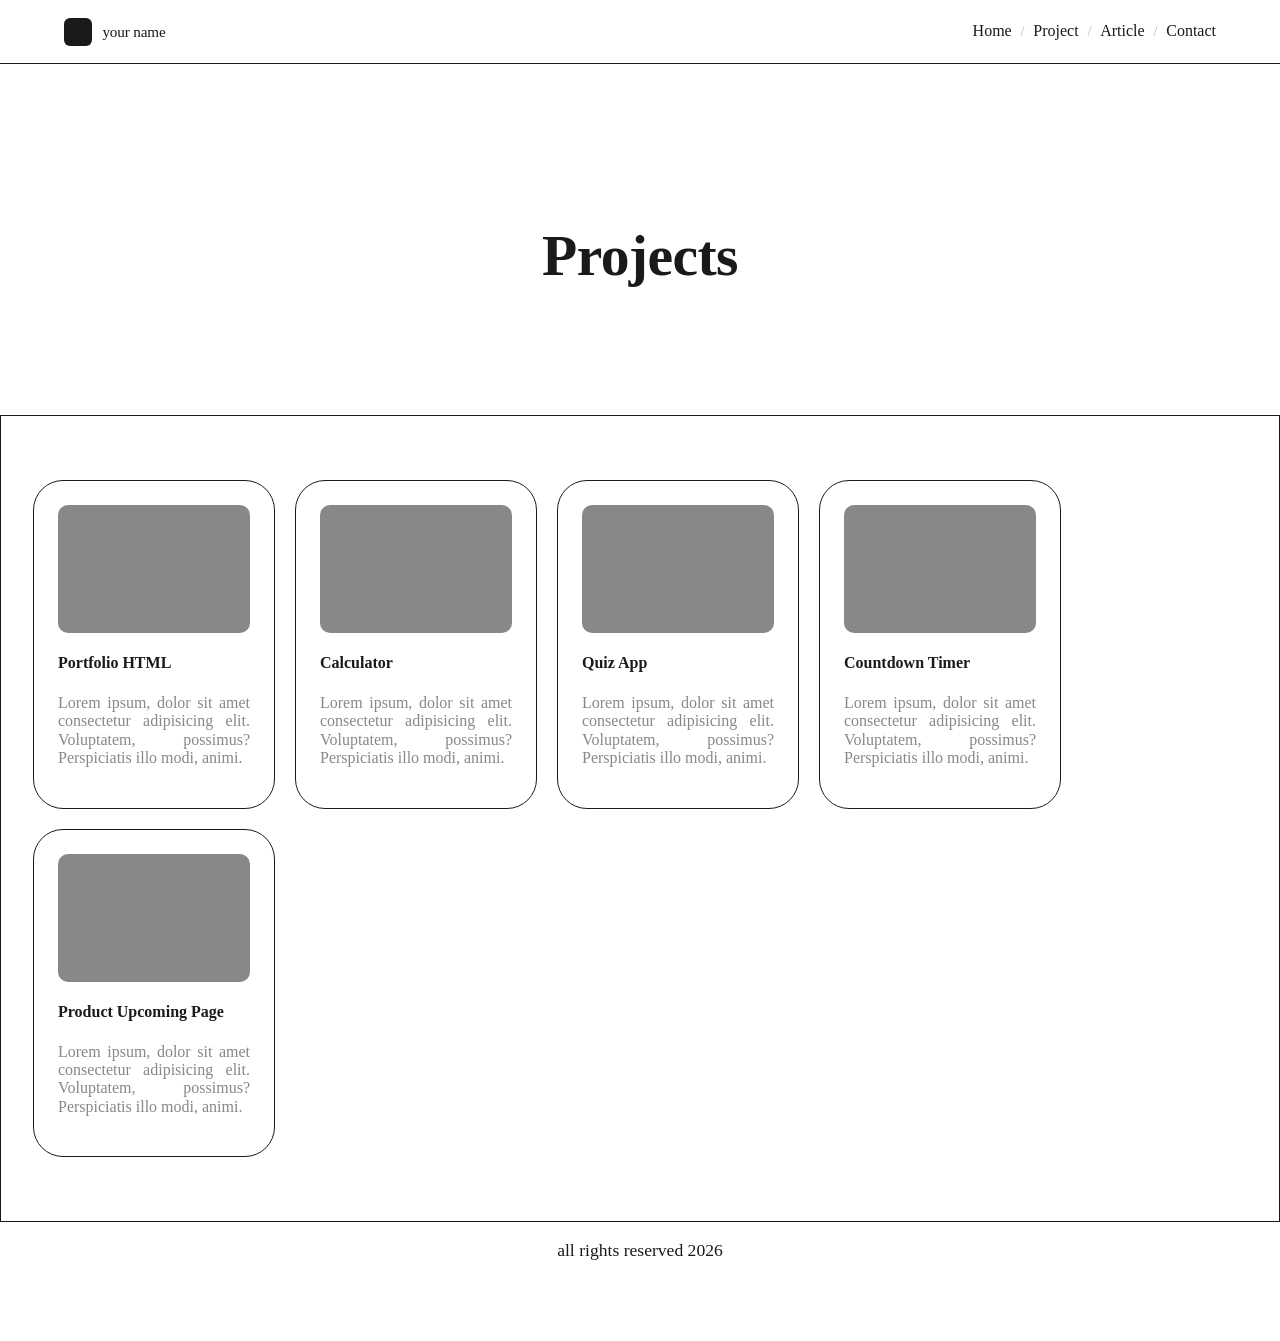
<file: Frontend/Personal_Portfolio/Project.html>
<!doctype html>
<html lang="en">
  <head>
    <meta charset="UTF-8" />
    <meta name="viewport" content="width=device-width, initial-scale=1.0" />
    <title>Projects</title>
    <!-- SEO tags -->
    <meta name="author" content="Yadesi" />
    <meta
      name="description"
      content="(EN) Creation of simple HTML only website with multiple pages. (FR) Création d'un site web simple en HTML uniquement, comportant plusieurs pages."
    />
    <meta name="keyword" content="HTML" />
    <!-- OG -->
    <meta
      property="og:title"
      content="Basics HTML Website | Notions de base sur les sites Web HTML"
    />
  </head>
  <!--Links -->
  <link rel="stylesheet" href="style.css">
  <body>
    <!--  -->
    <nav>
      <div class="container_nav">
          <a class="logo" href="#">
              <span class="logo-icon"></span>
              your name
          </a>
          <ul class="nav-links">
              <li><a href="index.html">Home</a></li>
              <li><a href="#">Project</a></lilass=>
              <li><a href="Article.html">Article</a></lilass=>
              <li><a href="Contact.html">Contact</a></li=>
          </ul>
      </div>
    </nav>
    <!-- Hero -->
    <section class="hero_project">
        <h1>Projects</h1>
    </section>
    <main>
        <div class="container_project">
            <div class="card">
                <div class="illustration"></div>
                <h4>Portfolio HTML</h4>
                <p class="description">
                    Lorem ipsum, dolor sit amet consectetur adipisicing elit. Voluptatem, possimus? 
                    Perspiciatis illo modi, animi.
                </p>
            </div>
            <div class="card">
                <div class="illustration"></div>
                <h4>Calculator</h4>
                <p class="description">
                    Lorem ipsum, dolor sit amet consectetur adipisicing elit. Voluptatem, possimus? 
                    Perspiciatis illo modi, animi.
                </p>
            </div>
            <div class="card">
                <div class="illustration"></div>
                <h4>Quiz App</h4>
                <p class="description">
                    Lorem ipsum, dolor sit amet consectetur adipisicing elit. Voluptatem, possimus? 
                    Perspiciatis illo modi, animi.
                </p>
            </div>
            <div class="card">
                <div class="illustration"></div>
                <h4>Countdown Timer</h4>
                <p class="description">
                    Lorem ipsum, dolor sit amet consectetur adipisicing elit. Voluptatem, possimus? 
                    Perspiciatis illo modi, animi.
                </p>
            </div>
            <div class="card">
                <div class="illustration"></div>
                <h4>Product Upcoming Page</h4>
                <p class="description">
                    Lorem ipsum, dolor sit amet consectetur adipisicing elit. Voluptatem, possimus? 
                    Perspiciatis illo modi, animi.
                </p>
            </div>
        </div>
    </main>
    <!--  -->
    <footer>
      <p>all rights reserved 2026</p>
    </footer>
  </body>
</html>
</file>
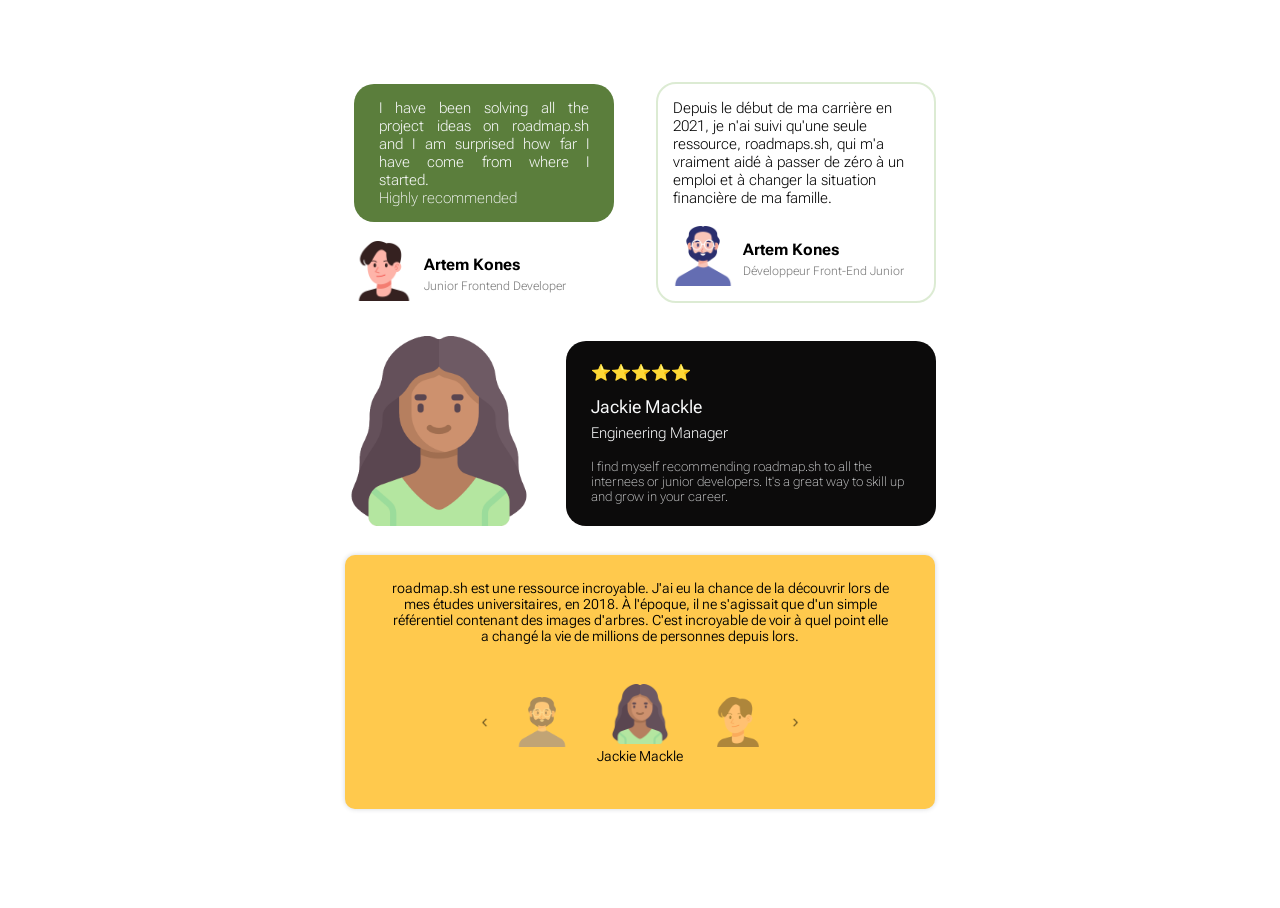
<file: Frontend/Testimonial_Cards/testimonial.html>
<!doctype html>
<html lang="en">
  <head>
    <meta charset="UTF-8" />
    <meta name="viewport" content="width=device-width, initial-scale=1.0" />
    <!-- meta data for SEO -->
    <meta name="author" content="Yadesi" />
    <meta name="keywords" content="HTML,CSS" />
    <meta
      name="description"
      content="Learn how to position and layout in CSS"
    />
    <!-- meta data for sharing -->
    <meta property="og:title" content="Testimonial components" />
    <meta
      property="og:url"
      url="https://roadmap.sh/projects/testimonial-cards"
    />

    <title>Testimonial Cards</title>
    <!-- Style -->
    <link rel="stylesheet" href="testimonial.css" />
    <!-- Fonts -->
    <link rel="preconnect" href="https://fonts.googleapis.com" />
    <link rel="preconnect" href="https://fonts.gstatic.com" crossorigin />
    <link
      href="https://fonts.googleapis.com/css2?family=Reddit+Mono:wght@200..900&family=Roboto+Flex:opsz,wght@8..144,100..1000&display=swap"
      rel="stylesheet"
    />
  </head>
  <body>
    <div id="container">
      <div class="illustration">
        <div class="ill_card">
          <div class="card detail">
            <p>
              I have been solving all the project ideas on roadmap.sh and I am
              surprised how far I have come from where I started.
            </p>
            <span>Highly recommended</span>
          </div>
          <div class="author">
            <img src="images/boy.png" width="60px" height="60px" alt="OT" />
            <div>
              <h4>Artem Kones</h4>
              <p>Junior Frontend Developer</p>
            </div>
          </div>
        </div>
        <div class="ill_card card">
          <div class="pad_content">
            <p>
              Depuis le début de ma carrière en 2021, je n'ai suivi qu'une seule
              ressource, roadmaps.sh, qui m'a vraiment aidé à passer de zéro à
              un emploi et à changer la situation financière de ma famille.
            </p>
          </div>
          <div class="author">
            <img
              src="images/man.png"
              width="60px"
              height="60px"
              alt="OT2"
            />
            <div>
              <h4>Artem Kones</h4>
              <p>Développeur Front-End Junior</p>
            </div>
          </div>
        </div>
      </div>
      <div class="illustration">
        <div class="profile">
          <img class="profile_img" src="images/woman.png" />
        </div>
        <div class="profile_content">
          <span class="stars">⭐⭐⭐⭐⭐</span>
          <p class="profil_name">Jackie Mackle</p>
          <p class="profil_status">Engineering Manager</p>
          <p class="profil_word">
            I find myself recommending roadmap.sh to all the internees or junior
            developers. It's a great way to skill up and grow in your career.
          </p>
        </div>
      </div>
      <div class="illustration">
        <div class="full_testimony">
          <p>
            roadmap.sh est une ressource incroyable. J'ai eu la chance de la
            découvrir lors de mes études universitaires, en 2018. À l'époque, il
            ne s'agissait que d'un simple référentiel contenant des images
            d'arbres. C'est incroyable de voir à quel point elle a changé la vie
            de millions de personnes depuis lors.
          </p>
          <div class="others_profile">
            <span><img class="arrow_left" src="images/arrow_left.png" /> </span>
            <div class="other">
              <img class="other_img" src="images/man.png" />
            </div>
            <div class="other">
              <img class="other_img active" src="images/woman.png" />
              <p>Jackie Mackle</p>
            </div>
            <div class="other">
              <img class="other_img" src="images/boy.png" />
            </div>
            <span><img class="arrow_right" src="images/arrow_right.png" /> </span>
          </div>
        </div>
      </div>
    </div>
  </body>
</html>
</file>
<file: Frontend/Accessible_Form_UI/style.css>
*, *:before, *:after {
    box-sizing: border-box;
}


body{
    width: 100%;
    height: 100vh;
    display: flex;
    flex-direction: column;
    align-items: center;
    justify-content: center;
    font-family: "Roboto", sans-serif;
    font-optical-sizing: auto;
    background-color: #072227;
    margin: 0;
    padding: 0;
}

.container{
    width: 450px;
    display: flex;
    flex-direction: row;
    margin: 0 auto;
    gap: 8px;
    border: 2px solid #35858B;
    border-radius: 20px;
    padding: 35px 20px;
    box-shadow: 0 10px 20px rgba(255, 255, 255, 0.3);
    background-color: #F7F7F7;
}


.form{
    flex: 1;
}



.form_group{
    position: relative;
    display: flex;
    flex-direction: column;
    align-items: start;
    justify-content: flex-start;
    margin-bottom: 25px;
    row-gap: 5px;
    width: 100%;
    padding: 5px;
}

label{
    font-weight: 500;
}


input{
    border: 2px solid rgba(7, 34, 39, 0.21);
    border-radius: 10px;
    height: 40px;
    width: 100%;
    padding-left: 5px;
    font-weight: 500;
    font-size: 14px;
}

input:focus{
    border: 1px solid #35858B;
    outline: 1px solid #35858B;
}

.error{
    border: 2px solid red;
    color: #E42F45;
}

.error[placeholder]{
    color: #E42F45;
    opacity: 1;
}

.error[value]{
    color: #E42F45;
}

.error_message{
    padding: 4px 2px;
    margin: 0;
    text-align: start;
    font-size: 0.8em;
    color: #E42F45;
    font-style: italic;
}

.form_button{
    display: flex;
}

button{
    padding: 12px 40px;
    margin: 0 auto;
    width: 80%;
    background-color: #35858B;
    border: 1px solid #35858B;
    border-radius: 10px;
    box-shadow: 1px 1px 1px 0 rgba(7, 34, 39, 0.21), -1px -1px 1px 0 rgba(7, 34, 39, 0.21);
    color: white;
    font-weight: bold;

}

button:active{
    transition: box-shadow 0.2s;
    box-shadow: 2px 2px 8px 0 rgba(0, 0, 0, 0.2), -2px -2px 8px 0 rgba(0, 0, 0, 0.19);
}

.eye{
    position: absolute;
    width: 30px;
    height: 30px;
    padding: 0px;
    border: none;
    right: 15px;
    bottom: 10px;
    z-index: 2;
    cursor: pointer;
    border-radius: 50px;
    background-color: transparent;
    box-shadow: none;
}

.visible:focus-visible::before , .hide:focus-visible::before{
    content: "Password is visible";
    position: absolute;
    top: -31px;
    left: -40px;
    padding: 5px;
    width: 115px;
    height: 25px;
    background-color: rgba(7, 34, 39, 0.21);
    transition: box-shadow 0.2s;
    z-index: 2;
    border-radius: 20px;
    opacity: 0.7;
    font-weight: bold;
    font-size: 10px;
    color: white;
}

.visible:active,.hide:active{
    outline: none;
    background-color: rgba(103, 103, 103, 0.09);
}

.eye img{
    object-fit: cover;
    width: 25px;
    height: 25px;
}


/*------ ------*/

.scalable{
    flex-basis: 180px;
    display: flex;
    flex-direction: column;
    align-items: center;
    justify-content: space-between;
    height: auto;
}

.scalable p {
    font-weight: 500;
    font-size: 14px;
    line-height: 1.5rem;
}

.percent{
    width: 120px;
    height: 120px;
    border-radius: 50%;
    background: conic-gradient(#35858B 0% 65%, #ccc 65% 100%);
    display: flex;
    align-items: center;
    justify-content: center;
    font-size: 24px;
    font-weight: bold;
    color: rgba(103, 103, 103, 0.09);
    position: relative;
}

.percent::before {
    content: "";
    width: 90px;
    height: 90px;
    background: #F7F7F7;
    border-radius: 50%;
    position: absolute;
}

span{
    margin: 0;
    padding: 0;
    color: #35858B;
    font-weight: bold;
    font-size: 1.6rem;
    position: relative;
    z-index: 1;
}

.card{
    border-radius: 30px;
    height: 280px;
    margin: auto 15px ;
    word-break: keep-all;
    word-wrap: break-word;
    background-color: #AEFEFF;
    font-size: 14px;
}

.card ul {
    list-style: none;
    padding: 0 15px;
}

.card ul li{
    padding: 5px;
    text-align: start;
}

.barred{
    text-decoration: line-through;
    color: rgba(103, 103, 103, 0.49);
}
</file>
<file: Frontend/Changelog_Component/style.css>
:root {
    font-family: "Reddit Mono", monospace;
    font-optical-sizing: auto;
}

*, *:before, *:after {
    box-sizing: border-box;
    margin: 0;
    padding: 0;
}

body{
    margin: 20px;
    background-color: #F5F5F0;
    display: flex;
    flex-direction: column;
    align-items: center;
    justify-content: center;
    word-break: keep-all;
    word-wrap: break-word;
}

.title {
    margin-bottom: 30px;
    text-align: center;
}

.title h3 {
    color: #234C6A;
    font-size: 1.5rem;
    line-height: 4rem;
}

.title p {
    font-size: 0.85rem;
}

#component{
    width: auto;
    height: auto;
    margin: auto;
    border: 2px solid #234C6A;
    border-radius: 10px;
    padding: 20px;
}

.marked_date {
    padding: 20px 20px 20px 0;
    text-align: end;
    position: relative;
    font-weight: normal;
    font-size: 0.85rem;
    font-style: normal;
    color: #44444E;
    flex-basis: 300px;
}

.description {
    padding: 20px 0 20px 20px;
    position: relative;
    border-inline-start: 2px solid #8b989a;
    font-weight: 500;
    font-size: 0.85rem;
    font-style: normal;
    color: rgb(0, 0, 0);
    flex-basis: 500px;
}

.description::before{
    position: absolute;
    content: "";
    width: 14px;
    height: 14px;
    border-radius: 50%;
    background-color: #F5F5F0;
    border: 2px solid #8b989a;
    z-index: 1;
    left: -8px;
    top: 22px;
}

.act_history{
    width: 100%;
    display: flex;
    flex-direction: row;
    flex-wrap: nowrap;
    align-content: center;
    justify-content: start;
    height: auto;
}

.act_view{
    width: 100%;
    margin: 30px auto;
    display: flex;
    flex-flow: row nowrap;
    align-items: center;
    justify-content: center;
}

button{
    padding: 10px;
    background-color: #234C6A;
    font-weight: 500;
    font-size: 14px;
    font-style: normal;
    color: #f8f9fa;
    border: none;
    border-radius: 10px;
    cursor: pointer;
}

button:hover {
    background-color: #234c6ac1;
}

button:active {
    box-shadow: 2px 2px 4px 0 rgba(0, 0, 0, 0.2), 
                -2px -2px 4px 0 rgba(0, 0, 0, 0.19);
}
</file>
<file: Frontend/Datepicker_UI/style.css>
*,*:before,*:after{box-sizing:border-box;}

:root {
    font-family: "Roboto Serif", serif;
    font-optical-sizing: auto;
}

body {
    width: 100%;
    height: 100vh;
    display: flex;
    flex-direction: column;
    align-items: center;
    justify-content: center;
    margin: 0;
    padding: 0;
    background-color: #F0F0F0;

}

main {
    width: 350px;
    margin: auto;
    padding: 5px;
    display: flex;
    flex-direction: column;
}

#picker_body{
    width: inherit;
    border: 1px #020202 solid;
}

#picker_header{
    width: auto;
    display: flex;
    flex-wrap: nowrap;
    align-items: center;
    justify-content: center;
    margin-bottom: 10px;
}

input,button{
    box-shadow: none;
    border-radius: 0;
    outline: none;
    border: none;
}

input{
    height: 40px;
    padding: 11px;
    flex: auto;
    box-shadow: 0px 0px 1px rgba(2, 2, 2, 0.84);
}

input[placeholder]{
    font-style: oblique;
    font-size: 14px;
    text-transform: uppercase;
}

button{
    padding: 6px 15px 6px 15px;
    background-color: #E3E3E3;
    flex: none;
    border-top-right-radius: 8px;
    border-bottom-right-radius: 8px;
    box-shadow: 0px 0px 1px rgba(2, 2, 2, 0.84);
}

.dateIcon{
    object-fit: contain;
    width: 25px;
    height: 25px;
}


#picker_body{
    width: auto;
    padding: 10px;
    border-color: rgba(38, 38, 38, 0.2);
    box-shadow: 1px 1px 1px #F85959,
                -1px -1px 1px #AC005D,
                0px 0px 3px rgba(38, 38, 38, 0.55);
}


#picker_body p{
    padding: 5px 10px;
    vertical-align: center;
    text-align: center;
    font-weight: 400;
    line-height: 1rem;
    color: #F4F4F2;
    background-color: #495464;
}


.IconArrow_left, .IconArrow_right {
    object-fit: contain;
    width: 16px;
    height: 16px;
    background-color: #F4F4F2;
}

.IconArrow_left{
    float: left;
}
.IconArrow_right{
    float: right;
}

.picker_days{
    width: 100%;
    padding: 0;
    list-style: none;
    display: flex;
    flex-direction: row;
    flex-wrap: nowrap;
    align-items: center;
    justify-content: space-between;
}

.picker_days li{
    margin: 5px 10px;
    font-weight: 600;
    font-size: smaller;
    width: 40px;
    padding: 5px 5px;
    text-align: center;
    vertical-align: center;
    background-color: #495464;
    color: #F4F4F2;
}

.view_date_ordered{
    padding: 0px;
    width: auto;
    list-style: none;
    display: flex;
    flex-direction: row;
    flex-wrap: wrap;
    align-items: center;
    align-content: center;
    justify-content: flex-start;
}


.day {
    padding-top: 4px;
    padding-left: 6px;
    font-weight: 500;
    font-size: 0.8rem;
    height: 45px;
    width: 45px;
    text-align: center;
    position: relative;

}

.day::after{
    content: "";
    position: absolute;
    top: -5px;
    left: 7px;
    border: 1px solid rgba(0, 0, 0, 0.75);
    background-color: rgba(38, 38, 38, 0.03);
    display: flex;
    flex-direction: row;
    flex-wrap: wrap;
    justify-content: center;
    align-items: center;
    height: 35px;
    width: 35px;
    z-index: -1;
    border-radius: 50%;
}
</file>
<file: Frontend/Personal_Portfolio/style.css>
:root {
  --bg: #ffffff;
  --text: #1a1a1a;
  --muted: #888;
  --accent: #1a1a1a;
  --nav-sep: #bbb;
}

/* Document
   ========================================================================== */

/**
 * 1. Correct the line height in all browsers.
 * 2. Prevent adjustments of font size after orientation changes in iOS.
 */

html {
  line-height: 1.15;
  /* 1 */
  -webkit-text-size-adjust: 100%;
  /* 2 */
}

/* Sections
   ========================================================================== */

/**
 * Remove the margin in all browsers.
 */

body {
  margin: 0;
  background: var(--bg);
  color: var(--text);
}


/* Text-level semantics
   ========================================================================== */

/**
 * Remove the gray background on active links in IE 10.
 */

a {
  text-decoration: none;
}

/*
* others tags, classes, Id's
*/

nav {
  border-bottom: 1px solid var(--text);
}

.container_nav {
  width: 90%;
  margin: 0 auto;
  padding: 0.4rem 1rem;
  display: flex;
  flex-wrap: wrap;
  justify-content: space-between;
  align-items: center;
  gap: 0.5rem;
}

 .logo {
  display: flex;
  align-items: center;
  gap: 0.65rem;
  color: var(--text);
  font-size: 0.95rem;
  font-weight: 500;
  letter-spacing: -0.01em;
}
 
.logo-icon {
  width: 28px;
  height: 28px;
  background: var(--accent);
  border-radius: 6px;
  flex-shrink: 0;
}


.nav-links {
  list-style: none;
  display: flex;
  align-items: center;
  gap: 0;
  padding-left: 0;
}

.nav-links li {
  display: flex;
  align-items: center;
}

.nav-links li + li::before {
  content: '/';
  margin: 0 0.55rem;
  font-weight: 400;
  font-size: 0.9rem;
  color: var(--nav-sep);
}

.nav-links a {
  text-decoration: none;
  position: relative;
  color: var(--text);
  transition: color 0.2s;
}


.nav-links a::after {
  content: '';
  position: absolute;
  bottom: -2px;
  left: 0;
  width: 0;
  height: 1.5px;
  background: var(--accent);
  transition: width 0.25s ease;
}

.nav-links a:hover { color: #000; }
.nav-links a:hover::after {width: 100%;}

/* ── HERO ── */

.hero {
  display: flex;
  flex-direction: column;
  align-items: center;
  padding: 8rem 2rem 6rem;
  text-align: center;
}

.hero_project {
  display: flex;
  flex-direction: column;
  align-items: center;
  padding: 7rem 2rem 5rem;
  text-align: center;
}


.hero h1, .hero_project h1 {
  font-size: clamp(2.4rem, 6vw, 3.6rem);
  font-weight: 600;
  color: var(--text);
  letter-spacing: -0.01em;
  line-height: 1.1;
}

.hero p {
  margin-top: 0.9rem;
  color: var(--muted);
  font-size: 0.92rem;
  font-weight: 400;
}


main {
  border: 1px solid #D53E0F;
  display: flex;
  flex-wrap: wrap;
  overflow: hidden;
  border: 1px solid var(--accent);
}


/* ── SECTIONS ── */

 /* ── project ── */

.project, .experience, .education {
  flex: 1 1;
  padding: 1rem 1.5rem;
  border-right: 1.5px solid var(--accent);
}

.project ul {
  list-style: none;
  padding: 0;
}

.project li {
  padding: 0.8rem 0;
}

.project li + li {
  border-top: 1px solid var(--accent);
}

 /* ── Colonne Work Experience ── */

.block_exp {
  padding-bottom: 1rem;
  margin-bottom: 1rem;
  border-bottom: 1px solid var(--accent);
}

.block_exp:last-child {
  border-bottom: none;
  margin-bottom: 0;
  padding-bottom: 0;
}

.block_exp h3 {
  font-weight: 600;
  margin-bottom: 0.3rem;
}
 
.block_exp p {
  color: var(--muted);
  line-height: 1.5;
  margin-bottom: 0.5rem;
}

.block_exp a {
  color: #2563eb;
  font-size: 0.95rem;
}

/* ── Colonne Education ── */

.education p {
  line-height: 1.6;
}

.education ul {
  list-style: none;
  color: #444;
  line-height: 1.8;
  padding: 0;
}

.education ul li::before {
  content: '- ';
}


/* ── SECTION REVIEW ── */

.review {
  padding: 2rem 4rem 8rem;
}

.container_card, .container_project {
  display: flex;
  align-items: center;
  justify-content: start;
  flex-wrap: wrap;
  margin: 0 auto;
  gap: 20px;
}

.container_project {
  padding: 4rem 2rem;
}

.card {
  width: 12rem;
  height: auto;
  border: 1px solid;
  border-radius: 30px;
  padding: 1.5rem 1.5rem;
}

.card .author, .description {
  color: var(--muted);
  text-align: justify;
}

.illustration{
  padding: 4rem ;
  border-radius: 10px;
  background-color: var(--muted);
  height: 30%;
}

footer{
  padding-bottom: 4rem;
  text-align: center;
  font-size: 1.1rem;
  font-weight: 400;
}


@media screen and (max-width: 426px) {

  .container_nav {
    display: flex;
    flex-direction: column;
    justify-content: center;
  }

  .project, .experience, .education {
    flex: auto;
  }

  .project, .experience, .education {
    border-right: none;
    border-top: 1.5px solid var(--accent);
  }

  .project{
    border-top: none;
  }

}
</file>
<file: Frontend/Single-Page-Cv/style.css>
/* Document
   ========================================================================== */

@import url('https://fonts.googleapis.com/css2?family=Roboto:ital,wght@0,100..900;1,100..900&display=swap');

/**
 * 1. Correct the line height in all browsers.
 * 2. Prevent adjustments of font size after orientation changes in iOS.
 */

html {
  line-height: 1.15;
  /* 1 */
  -webkit-text-size-adjust: 100%;
  /* 2 */
  font-family: "Roboto", sans-serif;
  font-style: normal;
}

/* Sections
   ========================================================================== */

/**
 * Remove the margin in all browsers.
 */

html,
body {
  padding: 0;
  margin: 0;
  width: 100%;
  box-sizing: content-box;
  color: #222222;
  background-color: #F8F8F8;
  user-select: none;
}


.container-page {
  width: 800px;
  max-width: 880px;
  margin: 20px auto;
  padding: 25px 0;
  box-shadow: 0px 0px 5px 5px #EFE4D2;
  background-color: #ffffff;
  border: 1px solid rgba(0, 0, 0, 0.141);
}


.author,
.profil {
  text-transform: uppercase;
  font-weight: 500;
}

.author {
  font-size: 1.8em;
  color: rgba(0, 0, 0, 0.732);
  margin-bottom: 12px;

}

.hanging {
  text-align: justify;
  font-size: 0.9rem;
}

.profil {
  font-size: 1.8em;
  margin-top: 0px;
}

.skills-wrap,
.author-infos {
  width: 100%;
  height: auto;
  padding: 2px 0px;
}

.skills-wrap .item-skills,
.list-info {
  list-style: none;
  display: flex;
  align-items: center;
  justify-content: space-around;
  justify-items: center;
  padding-left: 0;
}

.skills-wrap .item-skills .item-skill {
  /* background-color: #27548A; */
  padding: 5px 15px;
}

.item-skills {
  margin: 0 auto;
}

.author-infos {
  border-bottom: 2px solid #EFE4D2;
  border-top: 2px solid #EFE4D2;
}


/**
 * Render the `main` element consistently in IE.
 */

main {
  display: block;
  height: auto;
}

#body {
  width: 100%;
  height: 100%;
  display: flex;

}


.container_identity {
  padding: 15px;
  display: flex;
  flex-direction: row;
  align-items: center;
  justify-content: space-evenly;
  flex-wrap: nowrap;
  gap: 20px;
}

.card {
  outline: 2px solid #EFE4D2;
  padding: 25px 0px;
}

.identity_profil {
  width: 70%;
}

.professional {
  position: relative;
}

.Title {
  text-transform: uppercase;
}

.exp {
  text-decoration: 2px underline #EFE4D2;
}

#others-skills {
  flex: initial;
  padding: 0 30px;
  border-right: 2px solid #EFE4D2;

}

.second-skill,
.third-skill,
.fourth-skill,
.fifth-skill {
  margin-top: 40px;
}

.list-first-skill {
  padding-left: 15px;
}


.item_professional {
  margin: 20px 0;
}

.resize {
  margin-top: 2px;
}

.job_title {
  margin-bottom: 10px;
}

.job_title,
.farm,
.graduade_title {
  font-weight: 600;
  font-size: 1rem;
  text-transform: capitalize;
}

.graduade_title {
  margin-bottom: 4px;

}

.list_tasks {
  padding-left: 20px;
  color: rgba(0, 0, 0, 0.903);
}

.list_tasks .task {
  line-height: 1;
  font-size: 0.95rem;
  text-transform: capitalize;
  padding: 2px 0;
}

#experiences {
  flex: auto;
  padding-left: 30px;
  padding-right: 30px;
}

.projet {
  text-align: justify;
}


.date {
  float: right;
  text-transform: lowercase;
}

.date_school {
  float: left;
  text-transform: lowercase;

}

.date,
.date_school {
  font-style: italic;
  font-weight: 600;
}

/**
 * Correct the font size and margin on `h1` elements within `section` and
 * `article` contexts in Chrome, Firefox, and Safari.
 */

h1 {
  font-size: 2em;
  margin: 0.67em 0;
}


/**
 * Add the correct font weight in Chrome, Edge, and Safari.
 */

b,
strong {
  font-weight: bolder;
}


.footer {
  font-weight: 300;
  text-align: right;
  padding: 0 20px;
  font-style: italic;
}


@media (max-width: 700px) {

  body {
    height: 100vh;
    width: 100vw;
    display: flex;
    box-sizing: border-box !important;
  }

  #body,
  .hanging, .profil {
    display: none;
  }

  .card{
    outline: none;
    padding: 0px;
  }


  .container_identity {
  display: flex;
  flex-direction: row;
  align-items: center;
  justify-content: center;
  flex-wrap: wrap;
}

  .container-page {
    display: flex;
    flex-direction: column;
    justify-content: center;
    align-items: center;
    width: 80%;
    height: 70%;
    flex-wrap: wrap;
    word-wrap: break-word;
    word-break: break-all;
  }

  .header {
    padding: 5px;
  }


  .author,
  .profil {
    text-align: center;
    padding-left: 0;
  }

  .item-skills {
    display: flex;
    flex-direction: row;
    flex-wrap: wrap;
    justify-content: center;
    gap: 8px;
  }

  .list-info {
    padding-left: 10px;
    display: flex;
    flex-direction: column;
    flex-wrap: nowrap;
    justify-content: start;
    align-items: start;
    gap: 5px;
  }

}
</file>
<file: Frontend/Testimonial_Cards/testimonial.css>
:root {
    font-family: "Roboto Flex", sans-serif;
    font-optical-sizing: auto;
    font-style: normal;
}

*,*::before,*::after {
    box-sizing: border-box;

}

body {
    display: flex;
    flex-direction: column;
    align-items: center;
    justify-content: center;
    margin: 0;
    padding: 0;
}

#container{
    padding: 10px;
    margin: 5% auto;
    position: relative;
}

.illustration{
    position: relative;
    display: flex;
    flex-direction: row;
    flex-wrap: wrap;
    align-items: center;
    justify-content: center;
    gap: 2rem;
    padding-bottom: 25px;
}

.ill_card{
    flex-basis: 280px;
    padding: 10px;
}

.card{
    border: 2px solid #a2cb8b60;
    border-radius: 20px;
    word-wrap: break-word;
    word-break: keep-all;
    padding: 15px;
}

.detail{
    margin: 0;
    padding: 15px 25px;
    text-align: justify;
    background-color: #5B7E3C;
    color: #f8f9fa;
    position: relative;
    font-weight: 100;
    font-size: 15px;
    border:none;
}

.detail::after{
    content: "";
    position: absolute;
    width: 20px;
    height: 20px;
    padding: 5px;
    background-color: #5B7E3C;
    z-index: -1;
    left: 25px;
    top: 106px;
    transform: rotate(45deg);
}

p {
    margin: 0;
    font-weight: 200;
    font-size: 15px;
}

.author{
    margin: 19px 0px 0px 0px;
    display: flex;
    flex-direction: row;
    align-items: center;
    justify-content: flex-start;
}

.author div{
    padding-left: 10px;
}

.author div h4 {
    margin: 5px 0;
}

.author div > p {
    padding: 0;
    margin: 0;
    font-weight: 200;
    font-size: 12px;
    color: rgba(0, 0, 0, 0.523);
}

.profile{
    flex-basis: content;
    object-fit: cover;

}

.profile_content{
    border-radius: 20px;
}

.profile_img{
    width: 190px;
    height: 190px;
    text-align: center;
}

.profile_content{
    padding: 15px 25px 15px 25px;
    flex-basis: 370px;
    background-color: #0c0b0b;
    color: #f8f9fa;
    display: flex;
    flex-direction: column;
    align-items: flex-start;
    justify-content: space-around;
}

.stars,.profil_name,.profil_word{
    padding: 7px 0;
}
.profil_status{
    padding-top: 0;
    padding-bottom: 10px;
}

.profil_name{
    font-weight: 400;
    text-transform: capitalize;
    font-size: 18px;
}

.profil_word{
    font-weight: 100;
    font-size: 13px;
    color: rgba(248, 249, 250, 0.81);
}

.full_testimony{
    flex-basis: 590px;
    border-radius: 10px;
    padding: 25px 45px;
    text-align: center;
    background-color: #FFC94D;
    box-shadow: 0px 0px 5px #25343f33;
}

.full_testimony .others_profile{
    padding: 40px 0 20px 0;
    display: flex;
    flex-direction: row;
    align-items: center;
    justify-content: center;
    position: relative;
}

.full_testimony p {
    font-weight: 300 !important;
    font-size: 14px;
}

.other {
    padding: 0px 15px;
}

.arrow_left{
    padding-right: 10px;
}

.arrow_right{
    padding-left: 10px;
}

.arrow_left, .arrow_right {
    width: 25px;
    height: 15px;

}

.other_img{
    width: 50px;
    height: 50px;
    filter: opacity(0.4);
    width: fit-content;
    object-fit: cover;
}

.active{
    filter: opacity(1);
    width: 60px;
    height: 60px;

}
</file>
